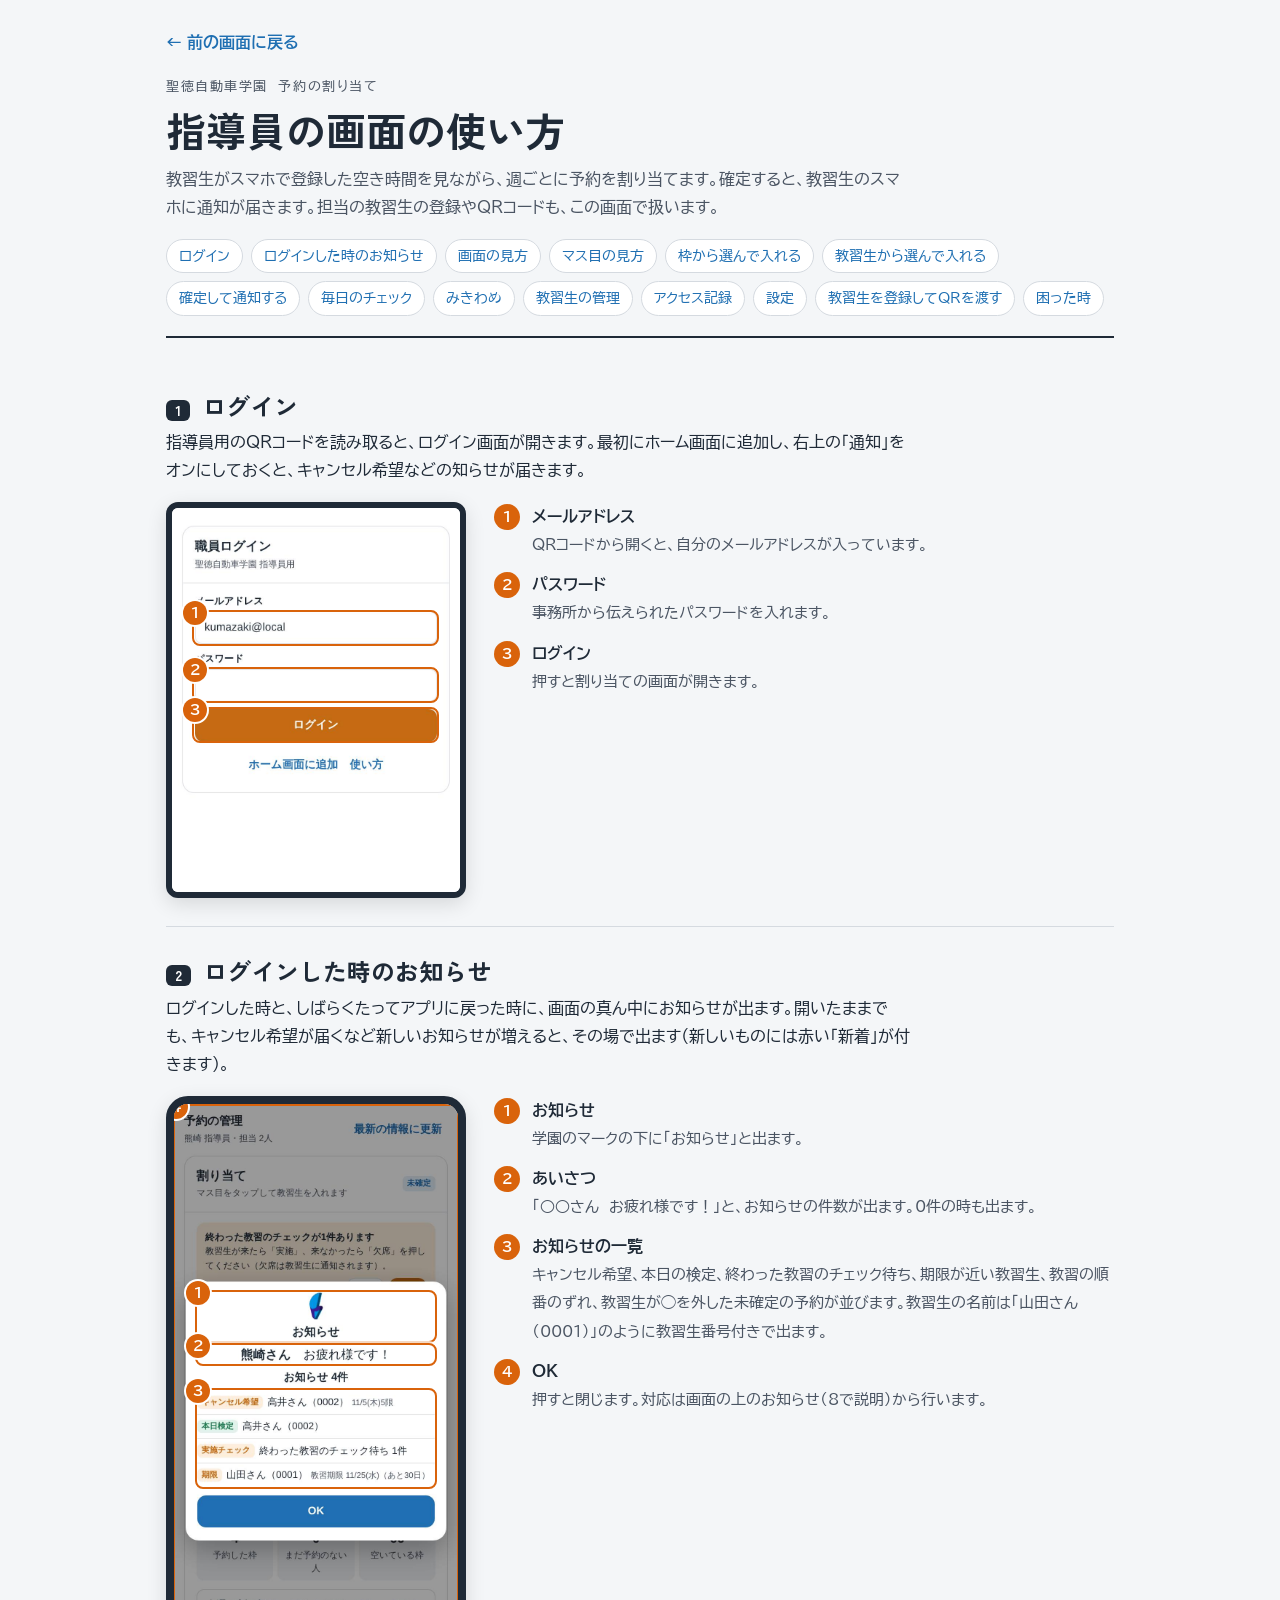
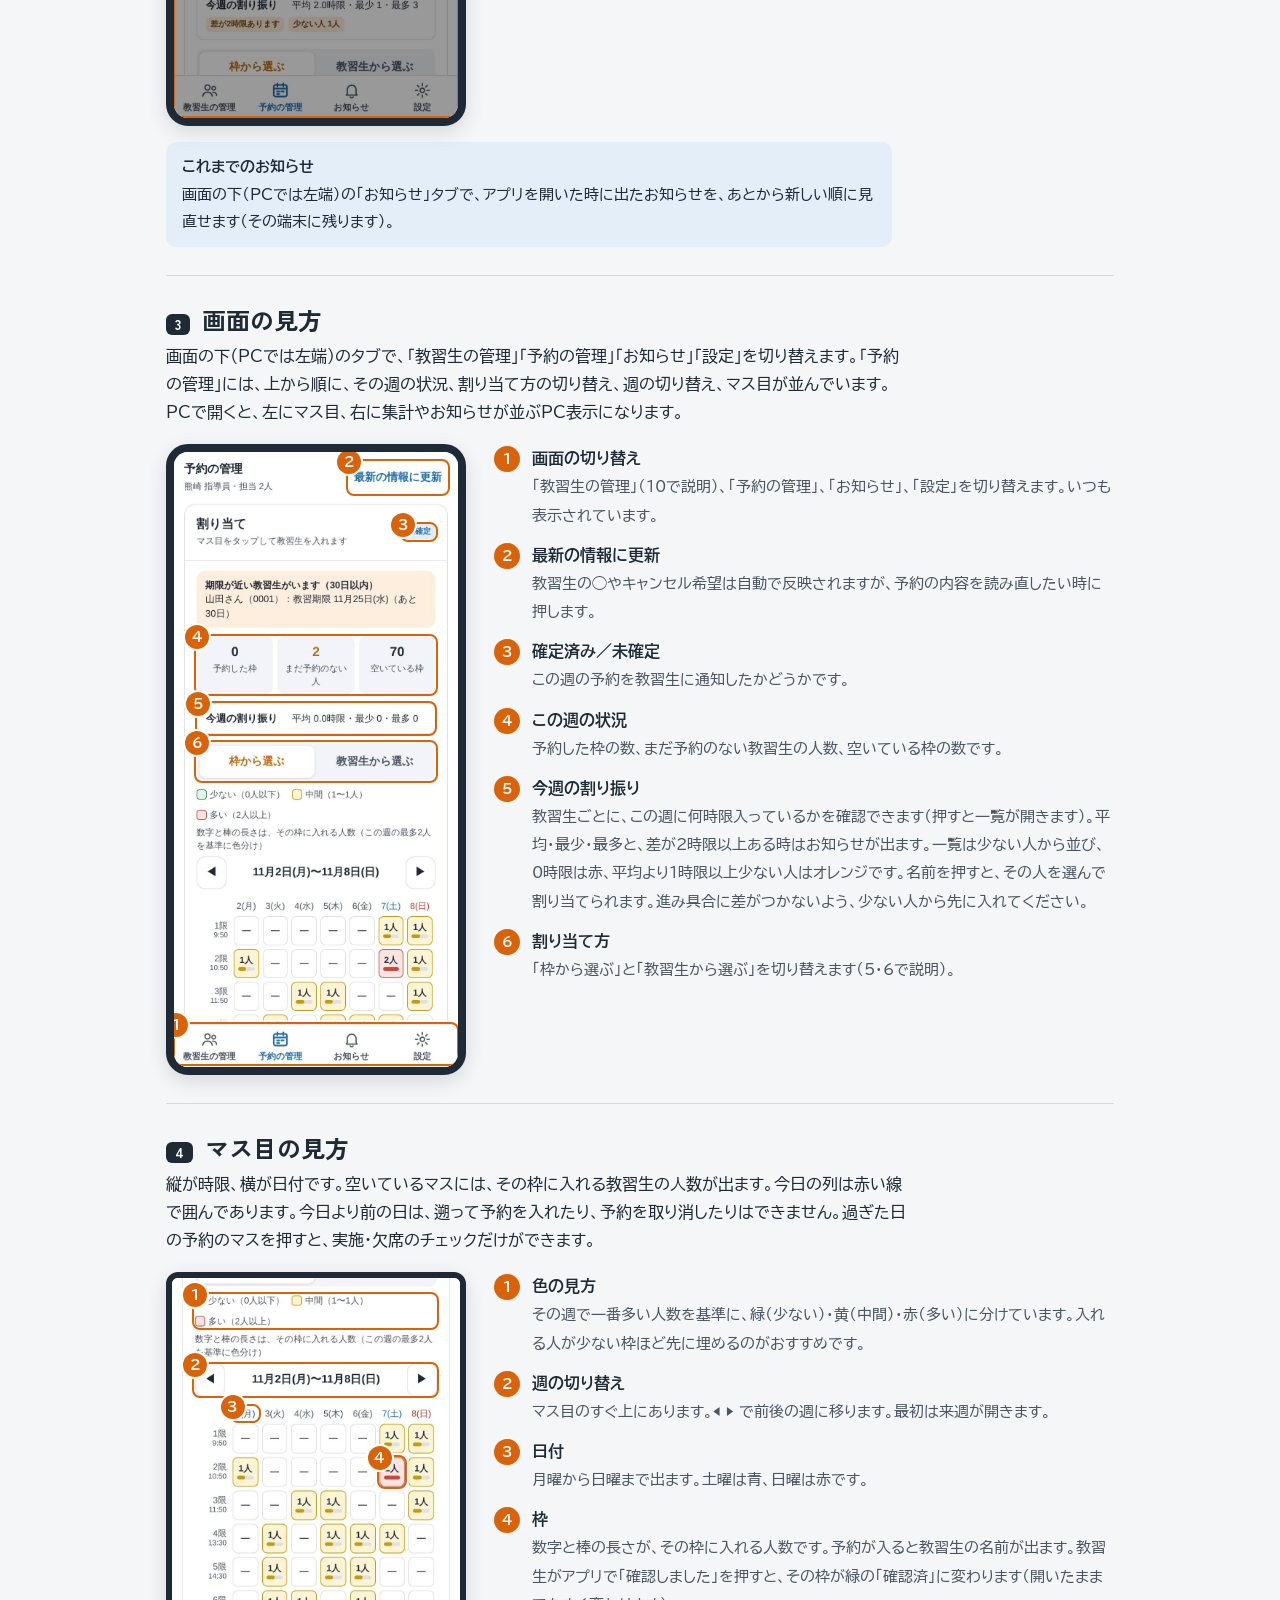
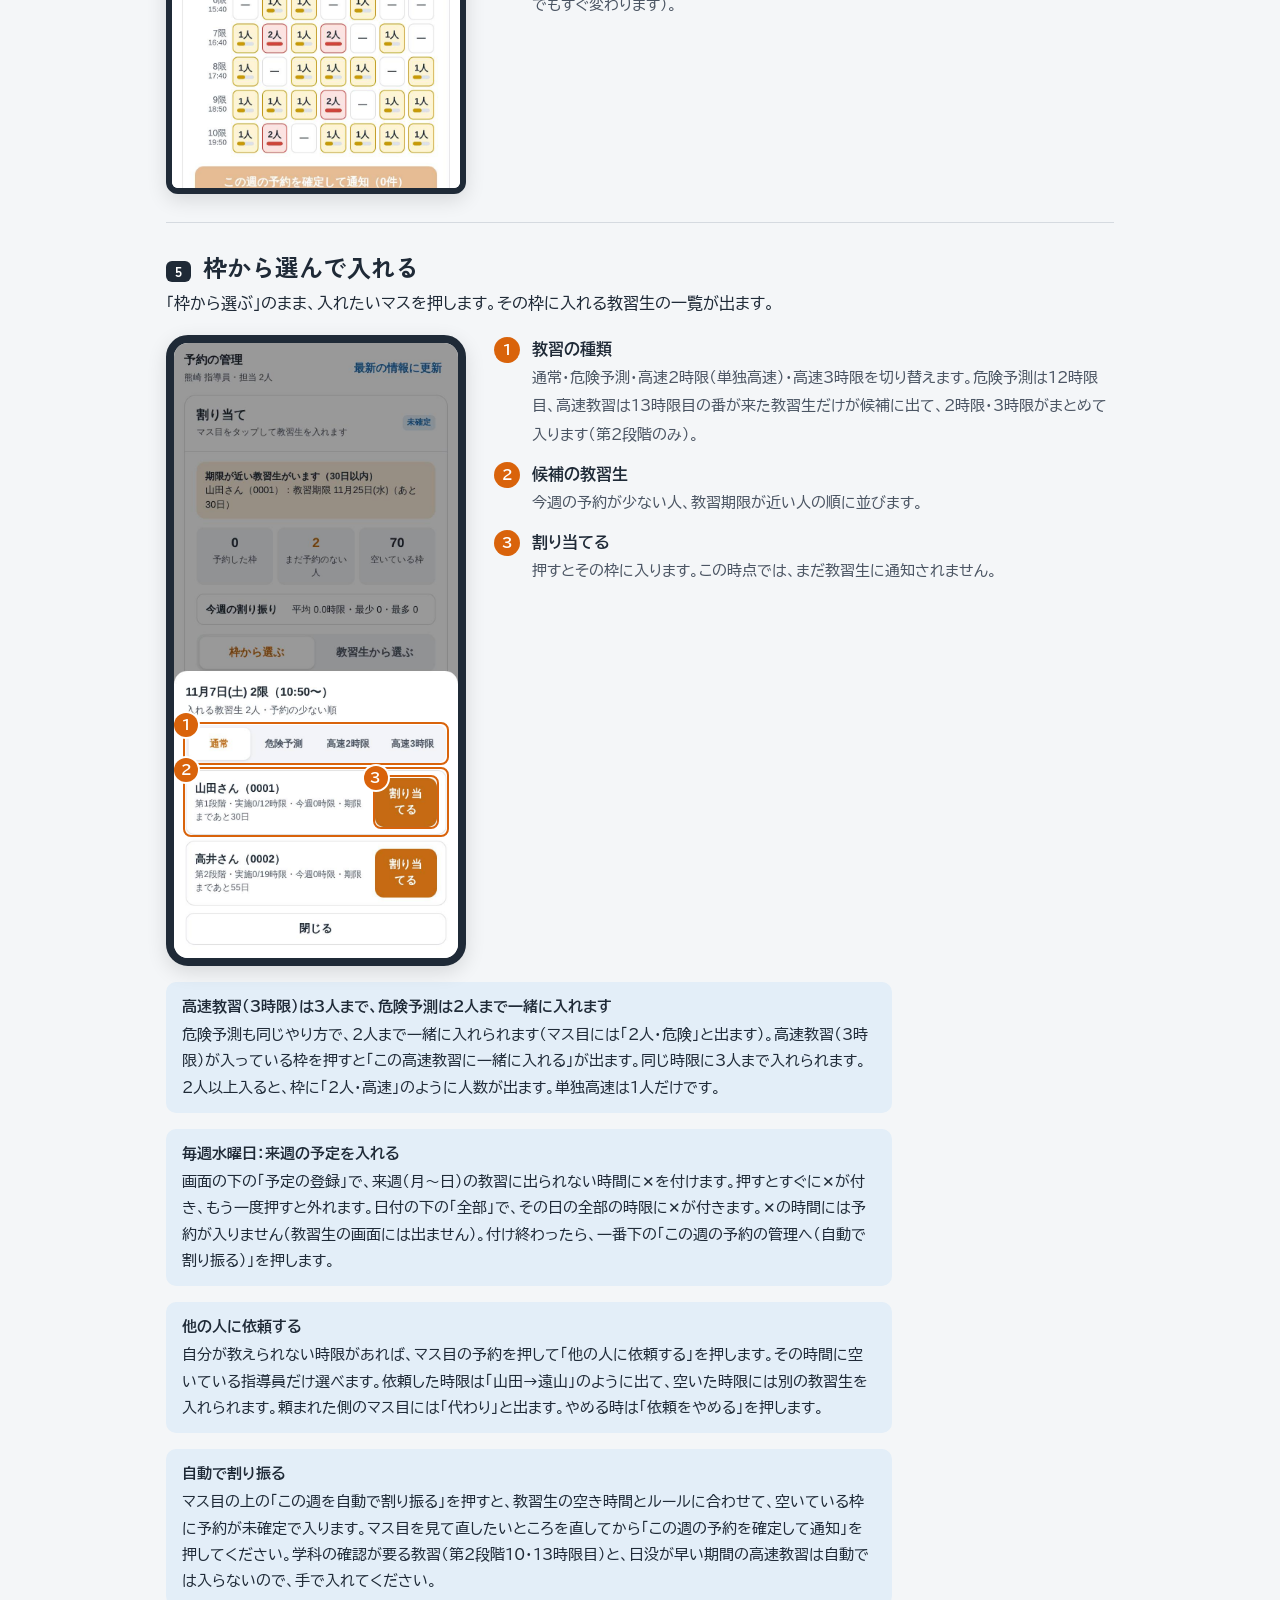
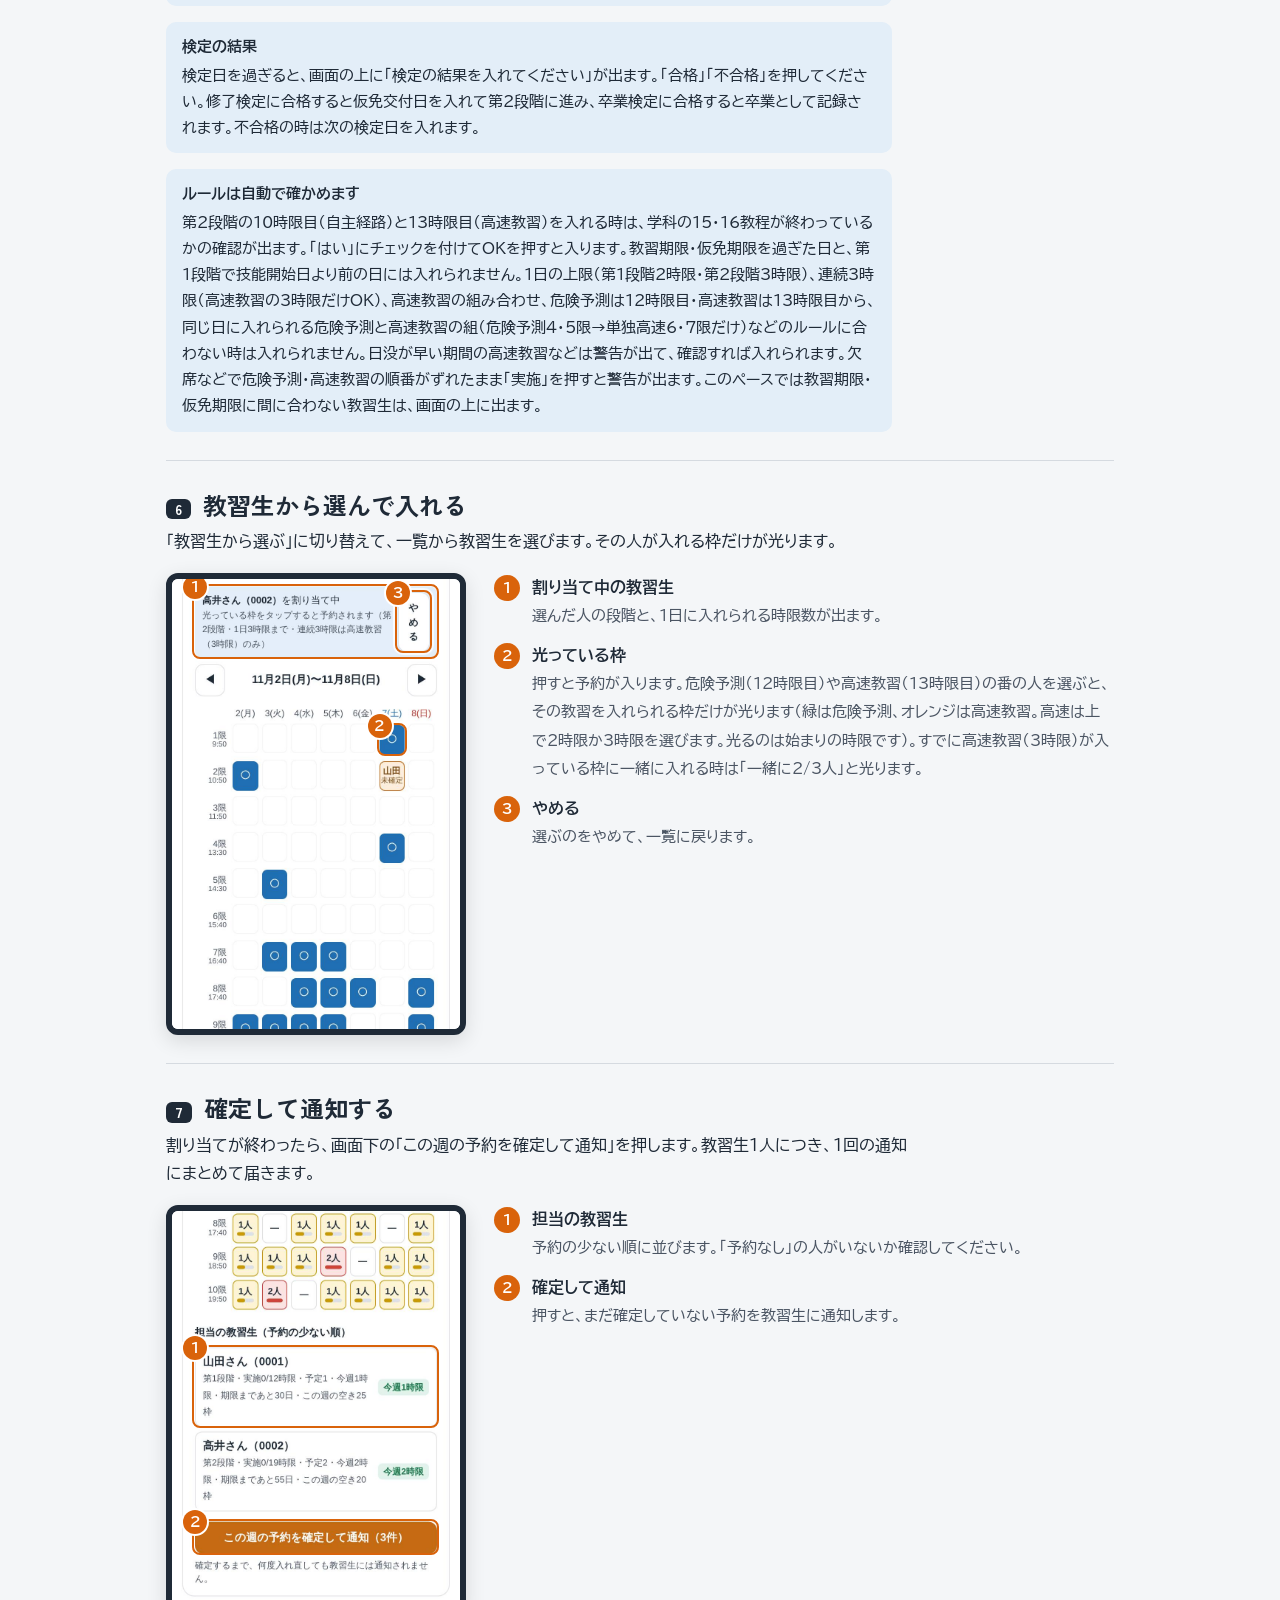
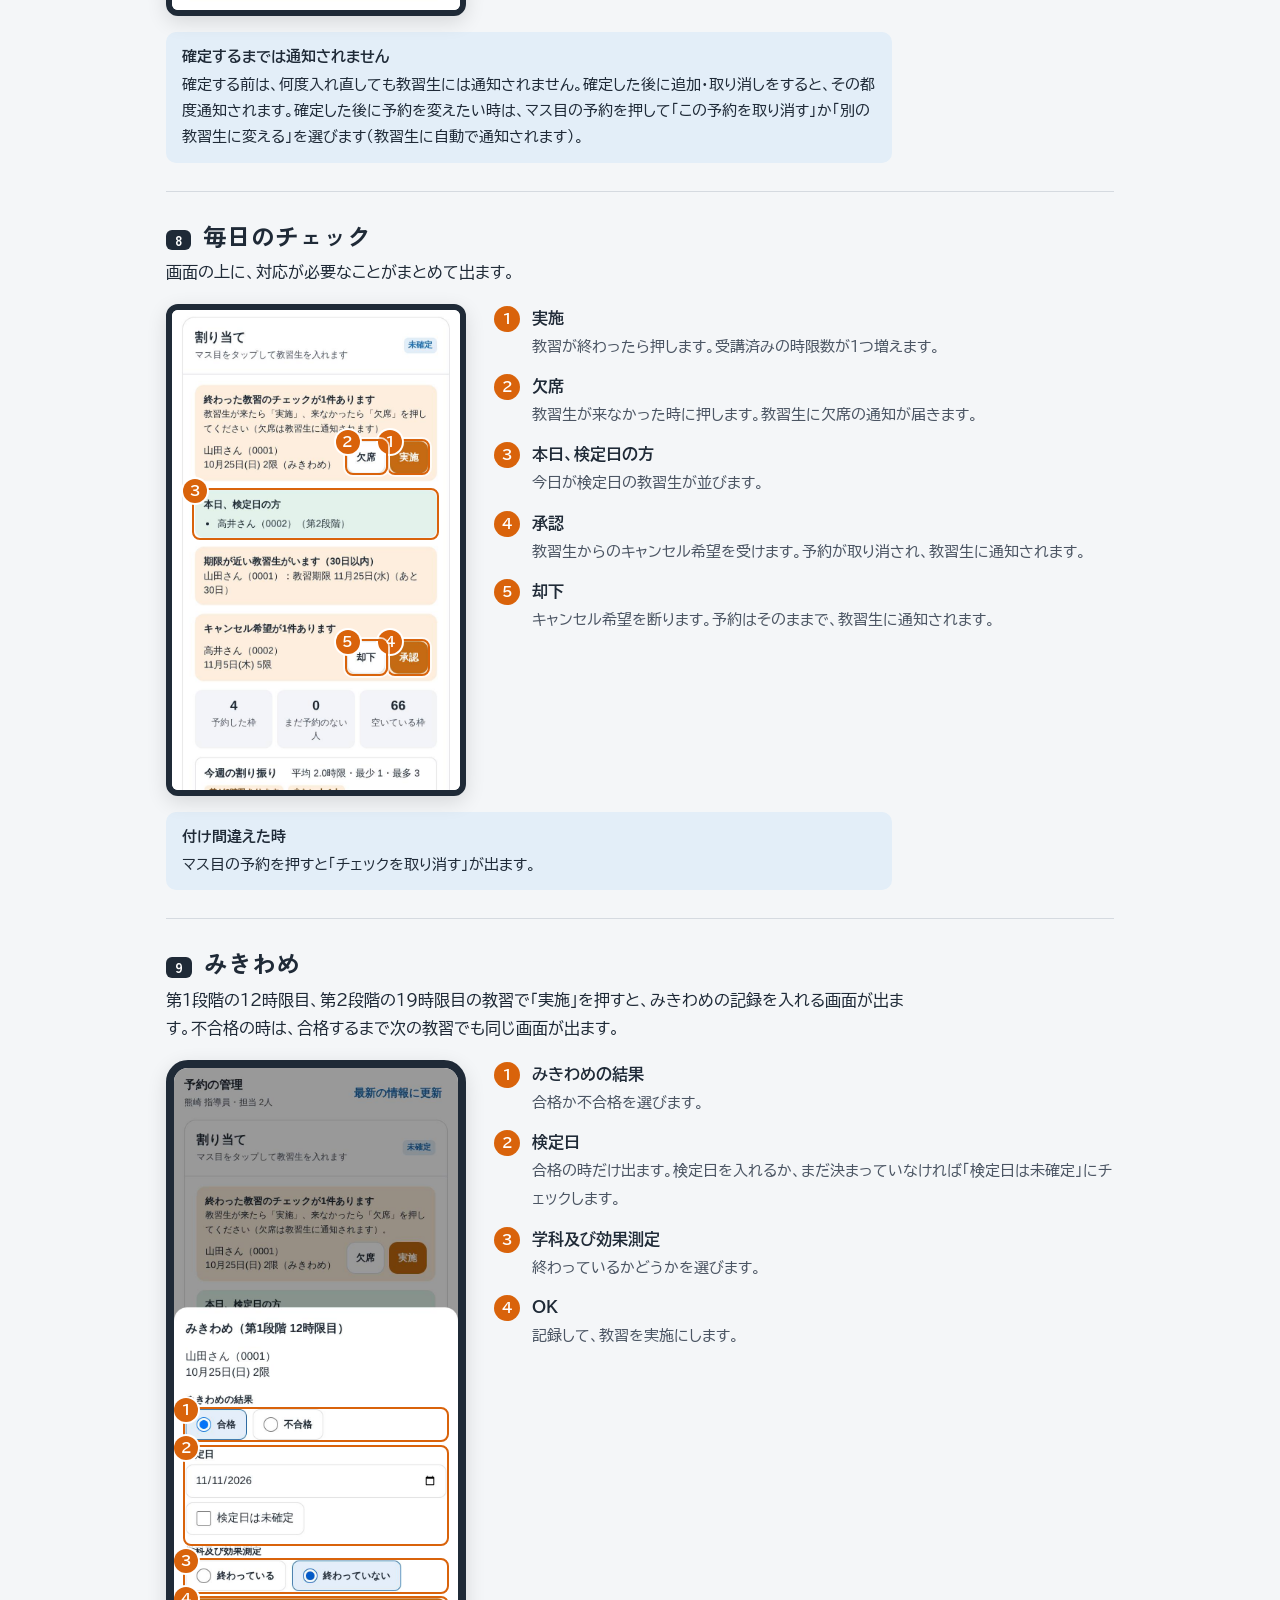
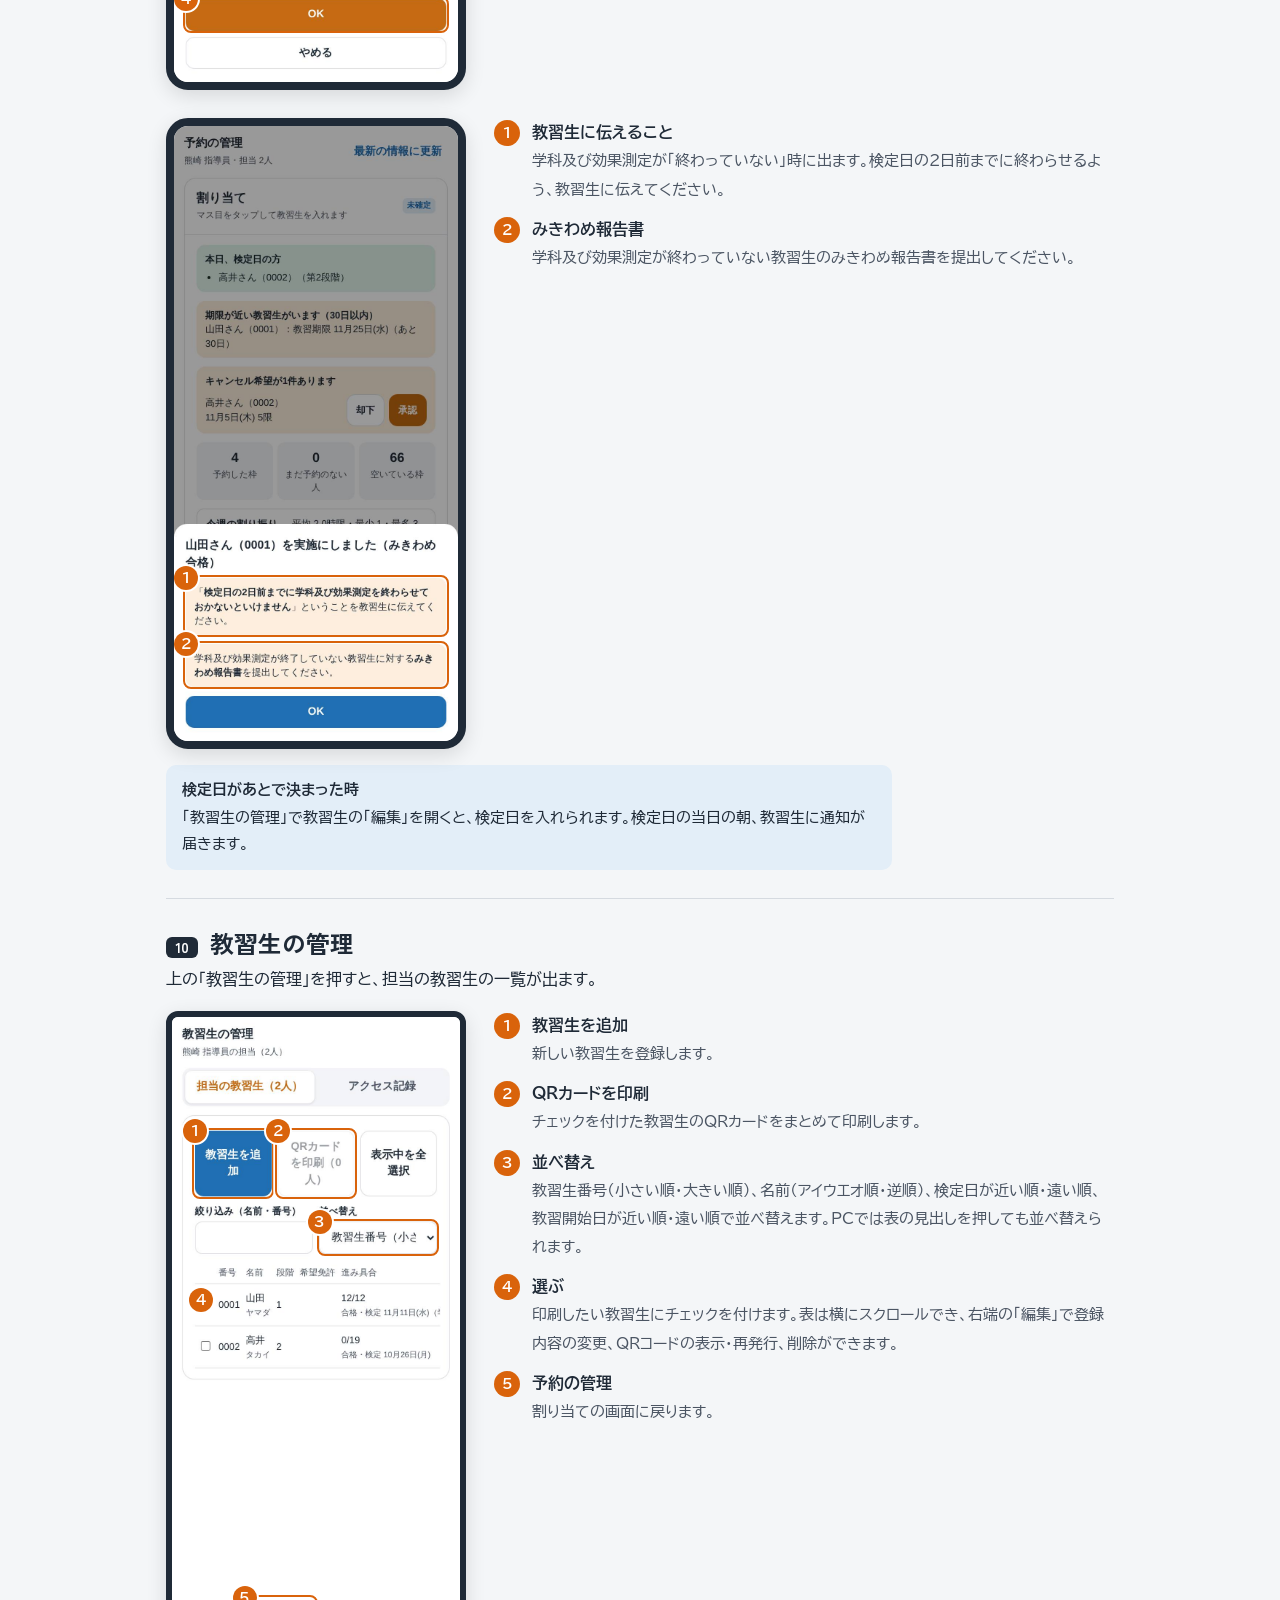
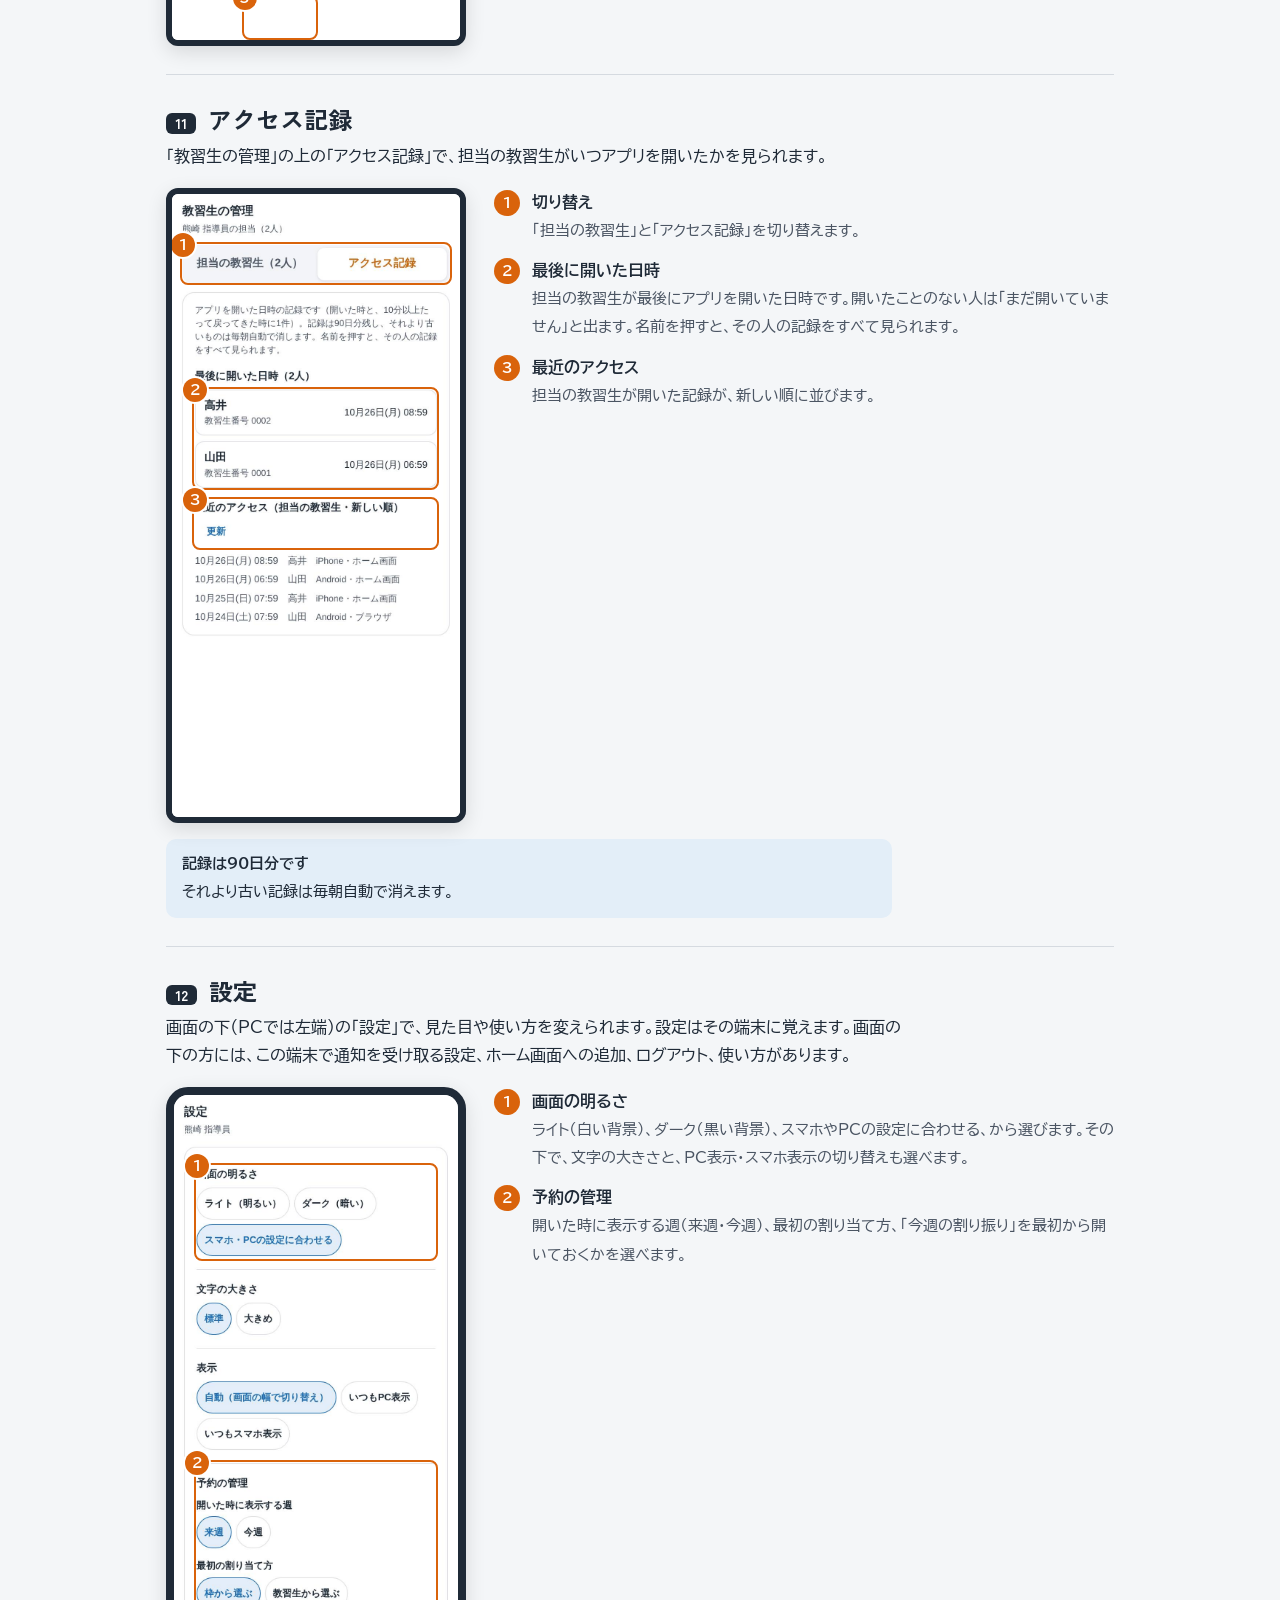
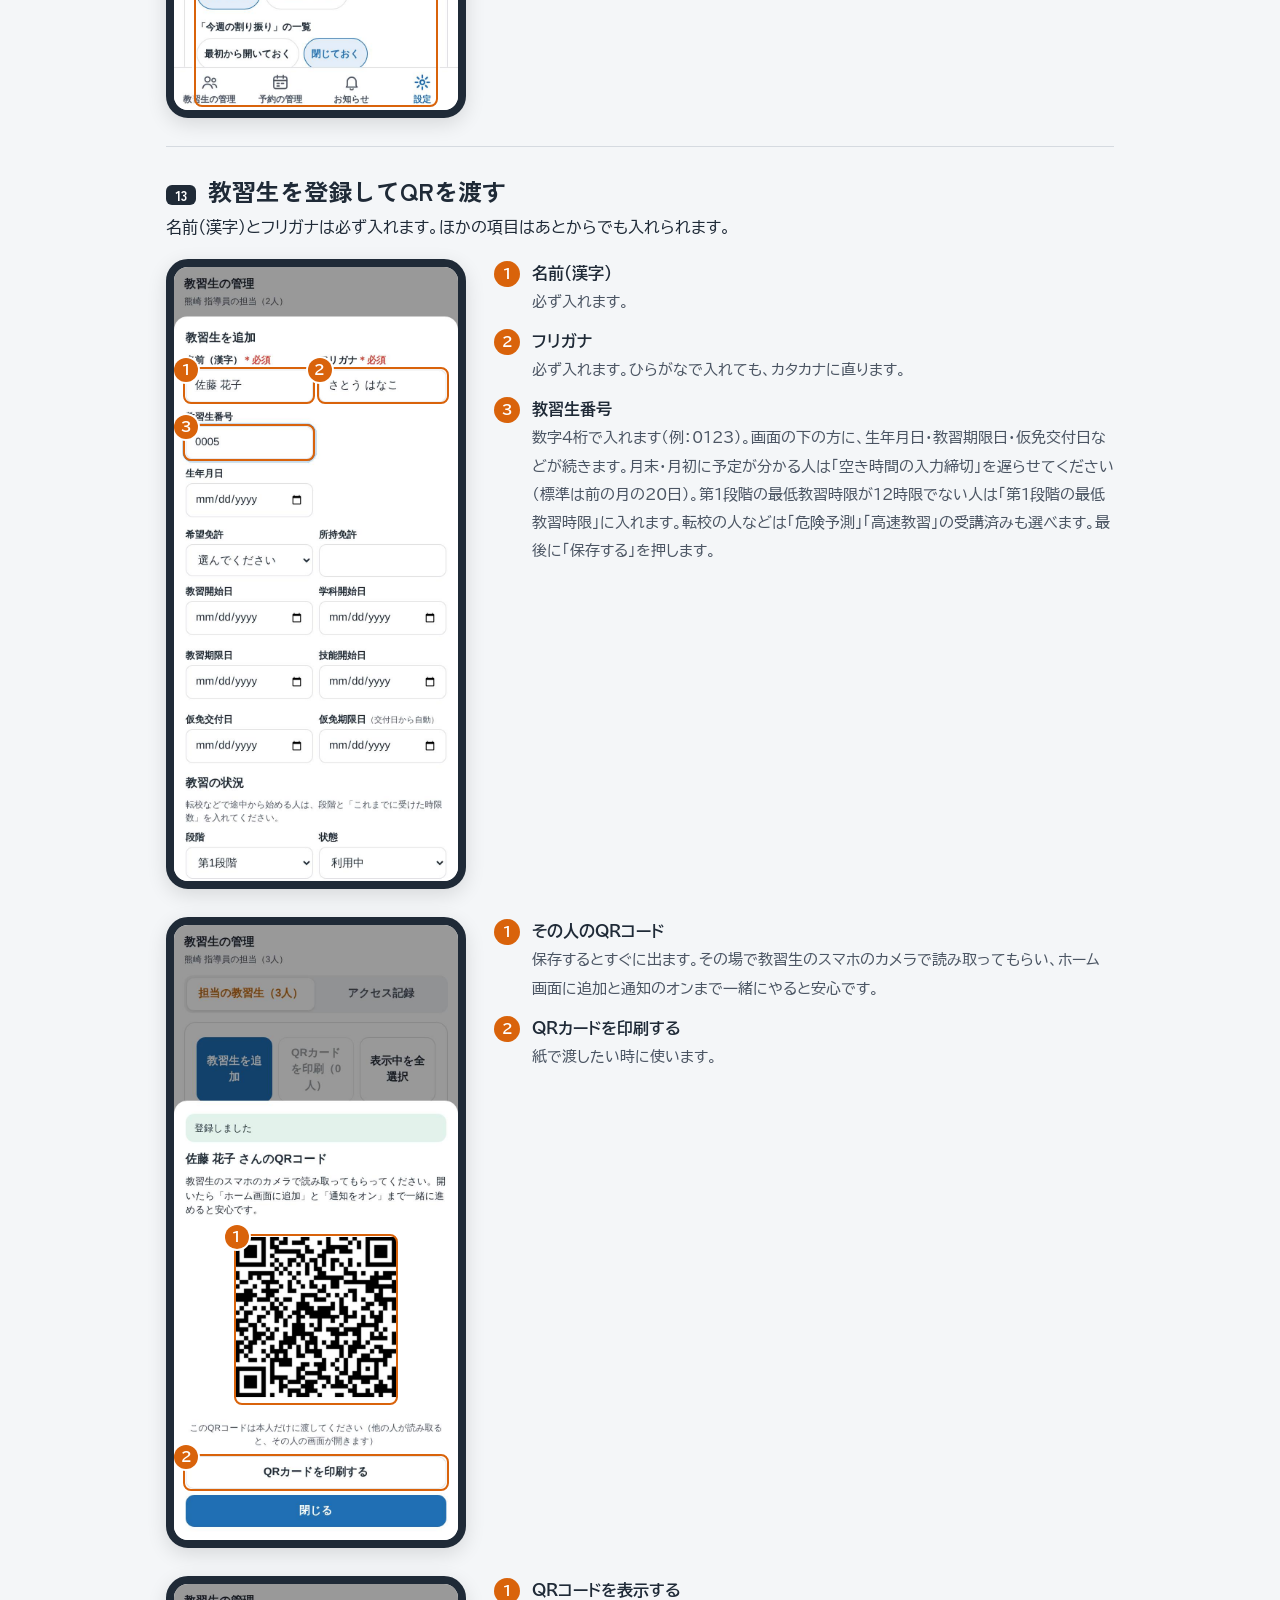
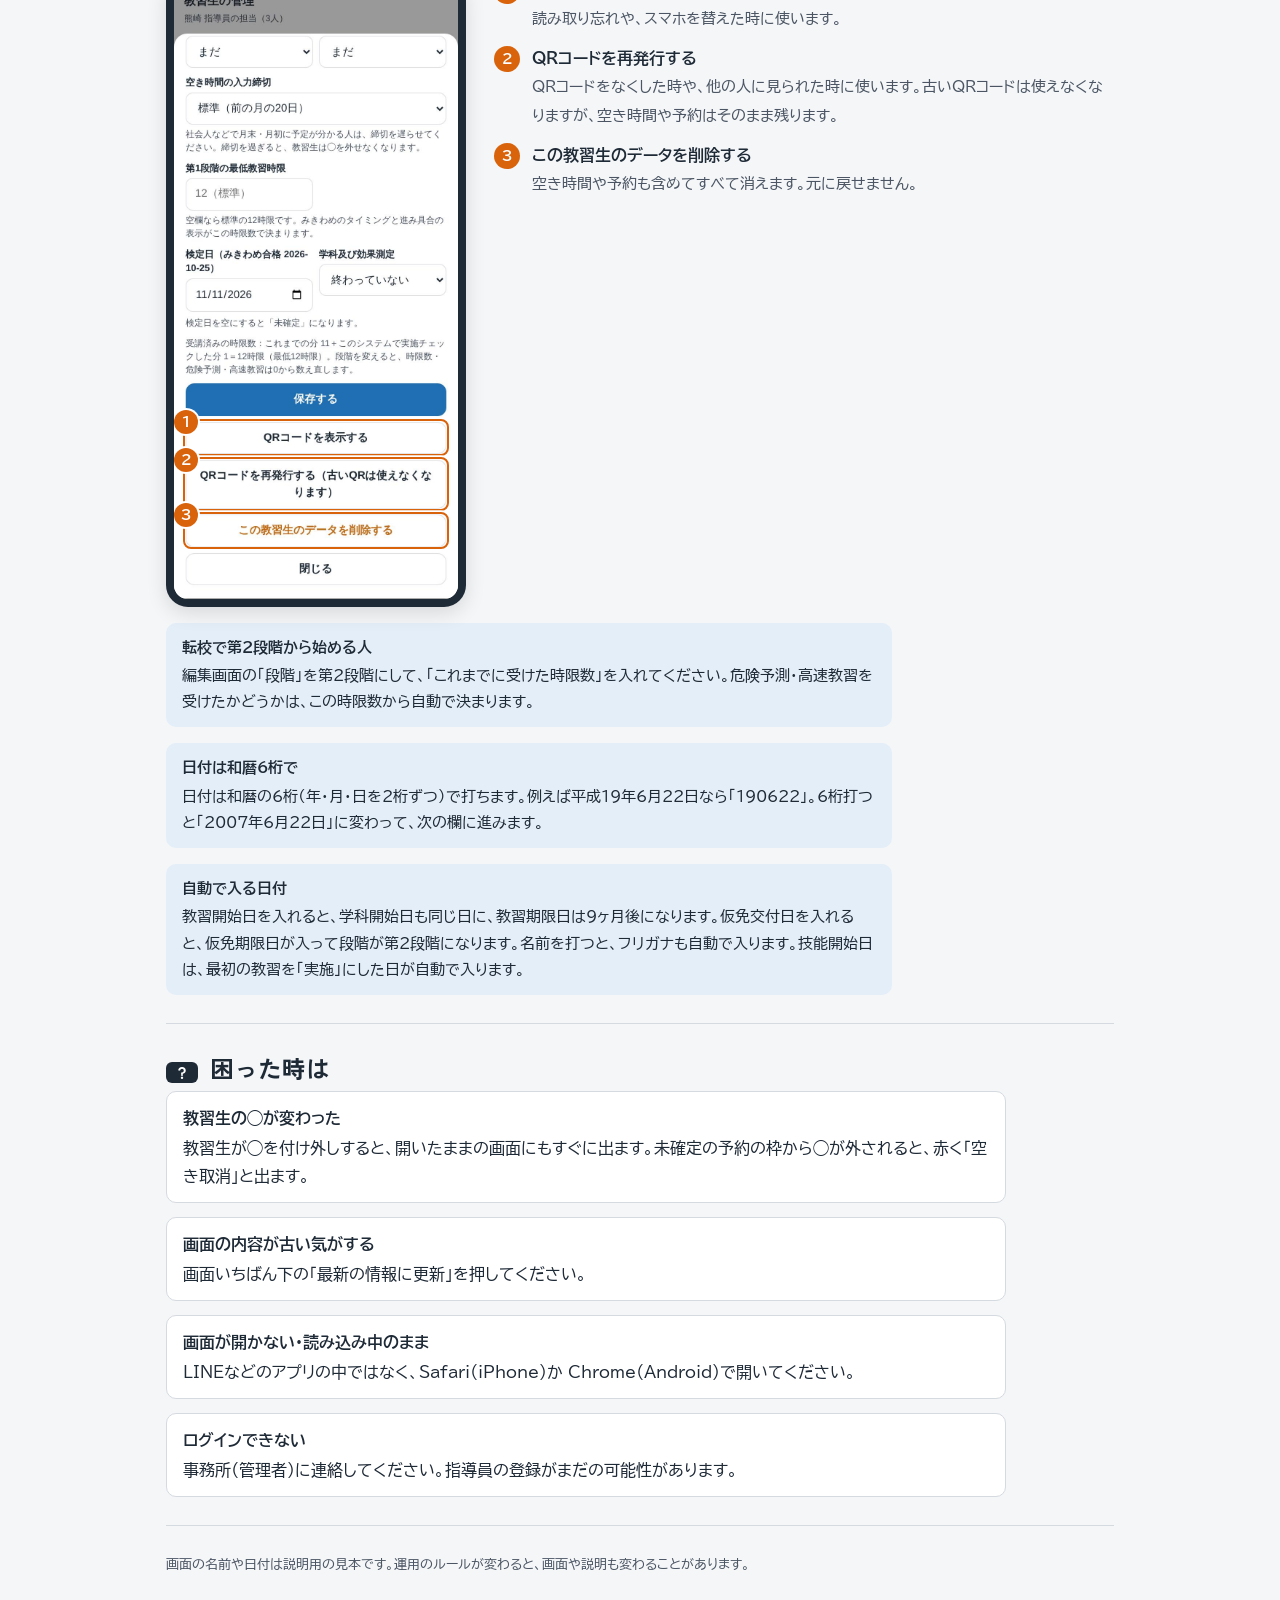
<file: guide-instructor.html>
<!doctype html><html lang="ja"><head><meta charset="utf-8"><meta name="viewport" content="width=device-width, initial-scale=1, viewport-fit=cover"><link rel="icon" href="icons/icon-192.png"><title>指導員の使い方ガイド</title>
<link rel="preconnect" href="https://fonts.googleapis.com"><link rel="preconnect" href="https://fonts.gstatic.com" crossorigin>
<link href="https://fonts.googleapis.com/css2?family=BIZ+UDPGothic:wght@400;700&family=Zen+Kaku+Gothic+New:wght@700&display=swap" rel="stylesheet">
<style>
:root{
  /* 学園の画面と同じ色：青（操作）・橙（注釈） */
  --bg:#F4F6F8; --paper:#FFFFFF; --ink:#1F2A37; --muted:#4B5563; --line:#D5DAE0;
  --blue:#1F6FB2; --blue-soft:#E3EEF8; --mark:#D9630B; --mark-soft:#FDEEDD; --frame:#1F2A37;
  --f-body:"BIZ UDPGothic","Hiragino Kaku Gothic ProN","Yu Gothic",Meiryo,sans-serif;
  --f-head:"Zen Kaku Gothic New","BIZ UDPGothic","Hiragino Kaku Gothic ProN",sans-serif;
}
@media (prefers-color-scheme: dark){:root:not([data-theme="light"]){--bg:#12171D;--paper:#1B222B;--ink:#E8ECF1;--muted:#A7B0BB;--line:#334050;--blue:#6AAEE6;--blue-soft:#1E3346;--mark:#F08A3C;--mark-soft:#3A2717;--frame:#0B0F14;color-scheme:dark}}
:root[data-theme="dark"]{--bg:#12171D;--paper:#1B222B;--ink:#E8ECF1;--muted:#A7B0BB;--line:#334050;--blue:#6AAEE6;--blue-soft:#1E3346;--mark:#F08A3C;--mark-soft:#3A2717;--frame:#0B0F14;color-scheme:dark}
*{box-sizing:border-box}
body{background:var(--bg);color:var(--ink);font-family:var(--f-body);font-size:16px;line-height:1.75;margin:0}
.wrap{max-width:980px;margin:0 auto;padding-inline:16px;padding-block:28px 64px}
header.cover{padding-block:8px 20px;border-bottom:2px solid var(--ink);margin-bottom:24px}
.eyebrow{font-size:13px;letter-spacing:.12em;color:var(--muted)}
h1{font-family:var(--f-head);font-size:clamp(28px,5vw,40px);line-height:1.25;margin:6px 0 10px;text-wrap:balance}
.lead{max-width:62ch;margin:0;color:var(--muted)}
nav.toc{display:flex;flex-wrap:wrap;gap:8px;margin:18px 0 0}
nav.toc a{font-size:14px;color:var(--blue);text-decoration:none;border:1px solid var(--line);background:var(--paper);border-radius:999px;padding:4px 12px}
nav.toc a:hover,nav.toc a:focus-visible{border-color:var(--blue);outline:none}
section.step{padding-block:28px;border-bottom:1px solid var(--line)}
section.step h2{font-family:var(--f-head);font-size:24px;line-height:1.35;margin:0 0 6px;text-wrap:balance;display:flex;gap:12px;align-items:baseline}
section.step h2 .no{font-size:14px;color:var(--paper);background:var(--ink);border-radius:6px;padding:1px 9px;flex:none;font-variant-numeric:tabular-nums}
section.step>p{max-width:62ch;margin:0 0 16px}
.fig{display:grid;grid-template-columns:minmax(0,300px) minmax(0,1fr);gap:28px;align-items:start;margin-top:18px}
.fig+.fig{margin-top:28px}
@media (max-width:700px){.fig{grid-template-columns:minmax(0,1fr)}.phone{max-width:320px;margin:0 auto}}
.phone{position:relative;border:8px solid var(--frame);border-radius:22px;overflow:hidden;background:#fff;box-shadow:0 6px 20px rgba(0,0,0,.12)}
.phone.part{border-radius:12px;border-width:6px}
.phone img{display:block;width:100%;height:auto}
.mk{position:absolute;border:2.5px solid var(--mark);border-radius:8px;box-shadow:0 0 0 2px rgba(255,255,255,.75)}
.mk b{position:absolute;left:-11px;top:-11px;width:24px;height:24px;border-radius:50%;background:var(--mark);color:#fff;font:700 14px/24px var(--f-body);text-align:center;box-shadow:0 0 0 2px #fff}
ol.notes{list-style:none;margin:0;padding:0;display:grid;gap:12px;min-width:0}
ol.notes li{display:grid;grid-template-columns:28px minmax(0,1fr);gap:10px;align-items:start}
ol.notes li>b{width:26px;height:26px;border-radius:50%;background:var(--mark);color:#fff;font:700 14px/26px var(--f-body);text-align:center;margin-top:2px}
ol.notes li strong{display:block}
ol.notes li span{color:var(--muted);font-size:15px}
.tip{background:var(--blue-soft);border-radius:10px;padding:12px 16px;margin-top:16px;max-width:66ch;font-size:15px}
.tip.warn{background:var(--mark-soft)}
.tip b{display:block;margin-bottom:2px}
.faq{display:grid;gap:14px;max-width:70ch}
.faq div{background:var(--paper);border:1px solid var(--line);border-radius:10px;padding:12px 16px}
.faq strong{display:block;margin-bottom:2px}
.tel{font-variant-numeric:tabular-nums;font-weight:700;letter-spacing:.04em;user-select:all}
footer{margin-top:28px;font-size:13px;color:var(--muted)}
@media print{body{background:#fff}.phone{box-shadow:none}section.step{break-inside:avoid-page}nav.toc{display:none}}
</style>
<div class="wrap"><p style="margin:0 0 12px"><a href="javascript:history.back()" style="color:var(--blue);font-weight:700;text-decoration:none">← 前の画面に戻る</a></p><header class="cover"><div class="eyebrow">聖徳自動車学園　予約の割り当て</div><h1>指導員の画面の使い方</h1><p class="lead">教習生がスマホで登録した空き時間を見ながら、週ごとに予約を割り当てます。確定すると、教習生のスマホに通知が届きます。担当の教習生の登録やQRコードも、この画面で扱います。</p><nav class="toc" aria-label="目次"><a href="#s1">ログイン</a><a href="#s2">ログインした時のお知らせ</a><a href="#s3">画面の見方</a><a href="#s4">マス目の見方</a><a href="#s5">枠から選んで入れる</a><a href="#s6">教習生から選んで入れる</a><a href="#s7">確定して通知する</a><a href="#s8">毎日のチェック</a><a href="#s9">みきわめ</a><a href="#s10">教習生の管理</a><a href="#s11">アクセス記録</a><a href="#s12">設定</a><a href="#s13">教習生を登録してQRを渡す</a><a href="#faq">困った時</a></nav></header>
<section class="step" id="s1"><h2><span class="no">1</span>ログイン</h2><p>指導員用のQRコードを読み取ると、ログイン画面が開きます。最初にホーム画面に追加し、右上の「通知」をオンにしておくと、キャンセル希望などの知らせが届きます。</p><div class="fig"><div class="phone part"><img src="guide/i_login.jpg" alt="画面の例（メールアドレス、パスワード、ログイン）"><div class="mk" style="left:7.1%;top:26.43%;width:85.7%;height:9.36%"><b>1</b></div><div class="mk" style="left:7.1%;top:41.43%;width:85.7%;height:9.36%"><b>2</b></div><div class="mk" style="left:7.1%;top:51.91%;width:85.7%;height:9.36%"><b>3</b></div></div><ol class="notes"><li><b>1</b><div><strong>メールアドレス</strong><span>QRコードから開くと、自分のメールアドレスが入っています。</span></div></li><li><b>2</b><div><strong>パスワード</strong><span>事務所から伝えられたパスワードを入れます。</span></div></li><li><b>3</b><div><strong>ログイン</strong><span>押すと割り当ての画面が開きます。</span></div></li></ol></div></section><section class="step" id="s2"><h2><span class="no">2</span>ログインした時のお知らせ</h2><p>ログインした時と、しばらくたってアプリに戻った時に、画面の真ん中にお知らせが出ます。開いたままでも、キャンセル希望が届くなど新しいお知らせが増えると、その場で出ます（新しいものには赤い「新着」が付きます）。</p><div class="fig"><div class="phone"><img src="guide/i_notice.jpg" alt="画面の例（お知らせ、あいさつ、お知らせの一覧、OK）"><div class="mk" style="left:7.4%;top:30.36%;width:85.2%;height:8.62%"><b>1</b></div><div class="mk" style="left:7.4%;top:38.90%;width:85.2%;height:3.82%"><b>2</b></div><div class="mk" style="left:7.4%;top:46.24%;width:85.2%;height:16.46%"><b>3</b></div><div class="mk" style="left:-0.3%;top:0.10%;width:100.6%;height:99.80%"><b>4</b></div></div><ol class="notes"><li><b>1</b><div><strong>お知らせ</strong><span>学園のマークの下に「お知らせ」と出ます。</span></div></li><li><b>2</b><div><strong>あいさつ</strong><span>「○○さん　お疲れ様です！」と、お知らせの件数が出ます。0件の時も出ます。</span></div></li><li><b>3</b><div><strong>お知らせの一覧</strong><span>キャンセル希望、本日の検定、終わった教習のチェック待ち、期限が近い教習生、教習の順番のずれ、教習生が◯を外した未確定の予約が並びます。教習生の名前は「山田さん（0001）」のように教習生番号付きで出ます。</span></div></li><li><b>4</b><div><strong>OK</strong><span>押すと閉じます。対応は画面の上のお知らせ（8で説明）から行います。</span></div></li></ol></div><div class="tip"><b>これまでのお知らせ</b>画面の下（PCでは左端）の「お知らせ」タブで、アプリを開いた時に出たお知らせを、あとから新しい順に見直せます（その端末に残ります）。</div></section><section class="step" id="s3"><h2><span class="no">3</span>画面の見方</h2><p>画面の下（PCでは左端）のタブで、「教習生の管理」「予約の管理」「お知らせ」「設定」を切り替えます。「予約の管理」には、上から順に、その週の状況、割り当て方の切り替え、週の切り替え、マス目が並んでいます。PCで開くと、左にマス目、右に集計やお知らせが並ぶPC表示になります。</p><div class="fig"><div class="phone"><img src="guide/i_top.jpg" alt="画面の例（画面の切り替え、最新の情報に更新、確定済み／未確定、この週の状況、今週の割り振り、割り当て方）"><div class="mk" style="left:-0.3%;top:92.73%;width:100.6%;height:7.17%"><b>1</b></div><div class="mk" style="left:60.6%;top:1.17%;width:36.7%;height:6.01%"><b>2</b></div><div class="mk" style="left:79.7%;top:11.36%;width:13.1%;height:3.23%"><b>3</b></div><div class="mk" style="left:7.1%;top:29.58%;width:85.7%;height:10.16%"><b>4</b></div><div class="mk" style="left:7.4%;top:40.48%;width:85.2%;height:5.66%"><b>5</b></div><div class="mk" style="left:7.1%;top:46.87%;width:85.7%;height:6.96%"><b>6</b></div></div><ol class="notes"><li><b>1</b><div><strong>画面の切り替え</strong><span>「教習生の管理」（10で説明）、「予約の管理」、「お知らせ」、「設定」を切り替えます。いつも表示されています。</span></div></li><li><b>2</b><div><strong>最新の情報に更新</strong><span>教習生の◯やキャンセル希望は自動で反映されますが、予約の内容を読み直したい時に押します。</span></div></li><li><b>3</b><div><strong>確定済み／未確定</strong><span>この週の予約を教習生に通知したかどうかです。</span></div></li><li><b>4</b><div><strong>この週の状況</strong><span>予約した枠の数、まだ予約のない教習生の人数、空いている枠の数です。</span></div></li><li><b>5</b><div><strong>今週の割り振り</strong><span>教習生ごとに、この週に何時限入っているかを確認できます（押すと一覧が開きます）。平均・最少・最多と、差が2時限以上ある時はお知らせが出ます。一覧は少ない人から並び、0時限は赤、平均より1時限以上少ない人はオレンジです。名前を押すと、その人を選んで割り当てられます。進み具合に差がつかないよう、少ない人から先に入れてください。</span></div></li><li><b>6</b><div><strong>割り当て方</strong><span>「枠から選ぶ」と「教習生から選ぶ」を切り替えます（5・6で説明）。</span></div></li></ol></div></section><section class="step" id="s4"><h2><span class="no">4</span>マス目の見方</h2><p>縦が時限、横が日付です。空いているマスには、その枠に入れる教習生の人数が出ます。今日の列は赤い線で囲んであります。今日より前の日は、遡って予約を入れたり、予約を取り消したりはできません。過ぎた日の予約のマスを押すと、実施・欠席のチェックだけができます。</p><div class="fig"><div class="phone part"><img src="guide/i_grid.jpg" alt="画面の例（色の見方、週の切り替え、日付、枠）"><div class="mk" style="left:7.1%;top:2.72%;width:85.7%;height:7.47%"><b>1</b></div><div class="mk" style="left:7.1%;top:16.34%;width:85.7%;height:7.25%"><b>2</b></div><div class="mk" style="left:20.0%;top:24.67%;width:11.0%;height:3.70%"><b>3</b></div><div class="mk" style="left:71.1%;top:34.67%;width:10.5%;height:6.60%"><b>4</b></div></div><ol class="notes"><li><b>1</b><div><strong>色の見方</strong><span>その週で一番多い人数を基準に、緑（少ない）・黄（中間）・赤（多い）に分けています。入れる人が少ない枠ほど先に埋めるのがおすすめです。</span></div></li><li><b>2</b><div><strong>週の切り替え</strong><span>マス目のすぐ上にあります。◀ ▶ で前後の週に移ります。最初は来週が開きます。</span></div></li><li><b>3</b><div><strong>日付</strong><span>月曜から日曜まで出ます。土曜は青、日曜は赤です。</span></div></li><li><b>4</b><div><strong>枠</strong><span>数字と棒の長さが、その枠に入れる人数です。予約が入ると教習生の名前が出ます。教習生がアプリで「確認しました」を押すと、その枠が緑の「確認済」に変わります（開いたままでもすぐ変わります）。</span></div></li></ol></div></section><section class="step" id="s5"><h2><span class="no">5</span>枠から選んで入れる</h2><p>「枠から選ぶ」のまま、入れたいマスを押します。その枠に入れる教習生の一覧が出ます。</p><div class="fig"><div class="phone"><img src="guide/i_slot.jpg" alt="画面の例（教習の種類、候補の教習生、割り当てる）"><div class="mk" style="left:3.3%;top:61.63%;width:93.4%;height:6.96%"><b>1</b></div><div class="mk" style="left:3.3%;top:68.97%;width:93.4%;height:11.35%"><b>2</b></div><div class="mk" style="left:69.9%;top:70.28%;width:23.5%;height:8.74%"><b>3</b></div></div><ol class="notes"><li><b>1</b><div><strong>教習の種類</strong><span>通常・危険予測・高速2時限（単独高速）・高速3時限を切り替えます。危険予測は12時限目、高速教習は13時限目の番が来た教習生だけが候補に出て、2時限・3時限がまとめて入ります（第2段階のみ）。</span></div></li><li><b>2</b><div><strong>候補の教習生</strong><span>今週の予約が少ない人、教習期限が近い人の順に並びます。</span></div></li><li><b>3</b><div><strong>割り当てる</strong><span>押すとその枠に入ります。この時点では、まだ教習生に通知されません。</span></div></li></ol></div><div class="tip"><b>高速教習（3時限）は3人まで、危険予測は2人まで一緒に入れます</b>危険予測も同じやり方で、2人まで一緒に入れられます（マス目には「2人・危険」と出ます）。高速教習（3時限）が入っている枠を押すと「この高速教習に一緒に入れる」が出ます。同じ時限に3人まで入れられます。2人以上入ると、枠に「2人・高速」のように人数が出ます。単独高速は1人だけです。</div><div class="tip"><b>毎週水曜日：来週の予定を入れる</b>画面の下の「予定の登録」で、来週（月〜日）の教習に出られない時間に✕を付けます。押すとすぐに✕が付き、もう一度押すと外れます。日付の下の「全部」で、その日の全部の時限に✕が付きます。✕の時間には予約が入りません（教習生の画面には出ません）。付け終わったら、一番下の「この週の予約の管理へ（自動で割り振る）」を押します。</div><div class="tip"><b>他の人に依頼する</b>自分が教えられない時限があれば、マス目の予約を押して「他の人に依頼する」を押します。その時間に空いている指導員だけ選べます。依頼した時限は「山田→遠山」のように出て、空いた時限には別の教習生を入れられます。頼まれた側のマス目には「代わり」と出ます。やめる時は「依頼をやめる」を押します。</div><div class="tip"><b>自動で割り振る</b>マス目の上の「この週を自動で割り振る」を押すと、教習生の空き時間とルールに合わせて、空いている枠に予約が未確定で入ります。マス目を見て直したいところを直してから「この週の予約を確定して通知」を押してください。学科の確認が要る教習（第2段階10・13時限目）と、日没が早い期間の高速教習は自動では入らないので、手で入れてください。</div><div class="tip"><b>検定の結果</b>検定日を過ぎると、画面の上に「検定の結果を入れてください」が出ます。「合格」「不合格」を押してください。修了検定に合格すると仮免交付日を入れて第2段階に進み、卒業検定に合格すると卒業として記録されます。不合格の時は次の検定日を入れます。</div><div class="tip"><b>ルールは自動で確かめます</b>第2段階の10時限目（自主経路）と13時限目（高速教習）を入れる時は、学科の15・16教程が終わっているかの確認が出ます。「はい」にチェックを付けてOKを押すと入ります。教習期限・仮免期限を過ぎた日と、第1段階で技能開始日より前の日には入れられません。1日の上限（第1段階2時限・第2段階3時限）、連続3時限（高速教習の3時限だけOK）、高速教習の組み合わせ、危険予測は12時限目・高速教習は13時限目から、同じ日に入れられる危険予測と高速教習の組（危険予測4・5限→単独高速6・7限だけ）などのルールに合わない時は入れられません。日没が早い期間の高速教習などは警告が出て、確認すれば入れられます。欠席などで危険予測・高速教習の順番がずれたまま「実施」を押すと警告が出ます。このペースでは教習期限・仮免期限に間に合わない教習生は、画面の上に出ます。</div></section><section class="step" id="s6"><h2><span class="no">6</span>教習生から選んで入れる</h2><p>「教習生から選ぶ」に切り替えて、一覧から教習生を選びます。その人が入れる枠だけが光ります。</p><div class="fig"><div class="phone part"><img src="guide/i_pick.jpg" alt="画面の例（割り当て中の教習生、光っている枠、やめる）"><div class="mk" style="left:7.1%;top:1.24%;width:85.7%;height:16.62%"><b>1</b></div><div class="mk" style="left:71.1%;top:32.06%;width:10.5%;height:7.36%"><b>2</b></div><div class="mk" style="left:77.6%;top:2.55%;width:12.7%;height:14.00%"><b>3</b></div></div><ol class="notes"><li><b>1</b><div><strong>割り当て中の教習生</strong><span>選んだ人の段階と、1日に入れられる時限数が出ます。</span></div></li><li><b>2</b><div><strong>光っている枠</strong><span>押すと予約が入ります。危険予測（12時限目）や高速教習（13時限目）の番の人を選ぶと、その教習を入れられる枠だけが光ります（緑は危険予測、オレンジは高速教習。高速は上で2時限か3時限を選びます。光るのは始まりの時限です）。すでに高速教習（3時限）が入っている枠に一緒に入れる時は「一緒に2/3人」と光ります。</span></div></li><li><b>3</b><div><strong>やめる</strong><span>選ぶのをやめて、一覧に戻ります。</span></div></li></ol></div></section><section class="step" id="s7"><h2><span class="no">7</span>確定して通知する</h2><p>割り当てが終わったら、画面下の「この週の予約を確定して通知」を押します。教習生1人につき、1回の通知にまとめて届きます。</p><div class="fig"><div class="phone part"><img src="guide/i_confirm.jpg" alt="画面の例（担当の教習生、確定して通知）"><div class="mk" style="left:7.1%;top:33.67%;width:85.7%;height:20.80%"><b>1</b></div><div class="mk" style="left:7.1%;top:77.38%;width:85.7%;height:9.04%"><b>2</b></div></div><ol class="notes"><li><b>1</b><div><strong>担当の教習生</strong><span>予約の少ない順に並びます。「予約なし」の人がいないか確認してください。</span></div></li><li><b>2</b><div><strong>確定して通知</strong><span>押すと、まだ確定していない予約を教習生に通知します。</span></div></li></ol></div><div class="tip"><b>確定するまでは通知されません</b>確定する前は、何度入れ直しても教習生には通知されません。確定した後に追加・取り消しをすると、その都度通知されます。確定した後に予約を変えたい時は、マス目の予約を押して「この予約を取り消す」か「別の教習生に変える」を選びます（教習生に自動で通知されます）。</div></section><section class="step" id="s8"><h2><span class="no">8</span>毎日のチェック</h2><p>画面の上に、対応が必要なことがまとめて出ます。</p><div class="fig"><div class="phone part"><img src="guide/i_alerts.jpg" alt="画面の例（実施、欠席、本日、検定日の方、承認、却下）"><div class="mk" style="left:74.8%;top:26.91%;width:14.9%;height:7.57%"><b>1</b></div><div class="mk" style="left:60.0%;top:26.91%;width:14.9%;height:7.57%"><b>2</b></div><div class="mk" style="left:7.1%;top:37.06%;width:85.7%;height:10.80%"><b>3</b></div><div class="mk" style="left:74.8%;top:68.60%;width:14.9%;height:7.57%"><b>4</b></div><div class="mk" style="left:60.0%;top:68.60%;width:14.9%;height:7.57%"><b>5</b></div></div><ol class="notes"><li><b>1</b><div><strong>実施</strong><span>教習が終わったら押します。受講済みの時限数が1つ増えます。</span></div></li><li><b>2</b><div><strong>欠席</strong><span>教習生が来なかった時に押します。教習生に欠席の通知が届きます。</span></div></li><li><b>3</b><div><strong>本日、検定日の方</strong><span>今日が検定日の教習生が並びます。</span></div></li><li><b>4</b><div><strong>承認</strong><span>教習生からのキャンセル希望を受けます。予約が取り消され、教習生に通知されます。</span></div></li><li><b>5</b><div><strong>却下</strong><span>キャンセル希望を断ります。予約はそのままで、教習生に通知されます。</span></div></li></ol></div><div class="tip"><b>付け間違えた時</b>マス目の予約を押すと「チェックを取り消す」が出ます。</div></section><section class="step" id="s9"><h2><span class="no">9</span>みきわめ</h2><p>第1段階の12時限目、第2段階の19時限目の教習で「実施」を押すと、みきわめの記録を入れる画面が出ます。不合格の時は、合格するまで次の教習でも同じ画面が出ます。</p><div class="fig"><div class="phone"><img src="guide/i_mk.jpg" alt="画面の例（みきわめの結果、検定日、学科及び効果測定、OK）"><div class="mk" style="left:3.3%;top:55.17%;width:93.4%;height:5.78%"><b>1</b></div><div class="mk" style="left:3.3%;top:61.33%;width:93.4%;height:16.50%"><b>2</b></div><div class="mk" style="left:3.3%;top:79.81%;width:93.4%;height:5.78%"><b>3</b></div><div class="mk" style="left:3.3%;top:85.97%;width:93.4%;height:6.07%"><b>4</b></div></div><ol class="notes"><li><b>1</b><div><strong>みきわめの結果</strong><span>合格か不合格を選びます。</span></div></li><li><b>2</b><div><strong>検定日</strong><span>合格の時だけ出ます。検定日を入れるか、まだ決まっていなければ「検定日は未確定」にチェックします。</span></div></li><li><b>3</b><div><strong>学科及び効果測定</strong><span>終わっているかどうかを選びます。</span></div></li><li><b>4</b><div><strong>OK</strong><span>記録して、教習を実施にします。</span></div></li></ol></div><div class="fig"><div class="phone"><img src="guide/i_mk2.jpg" alt="画面の例（教習生に伝えること、みきわめ報告書）"><div class="mk" style="left:3.3%;top:73.06%;width:93.4%;height:10.10%"><b>1</b></div><div class="mk" style="left:3.3%;top:83.78%;width:93.4%;height:7.79%"><b>2</b></div></div><ol class="notes"><li><b>1</b><div><strong>教習生に伝えること</strong><span>学科及び効果測定が「終わっていない」時に出ます。検定日の2日前までに終わらせるよう、教習生に伝えてください。</span></div></li><li><b>2</b><div><strong>みきわめ報告書</strong><span>学科及び効果測定が終わっていない教習生のみきわめ報告書を提出してください。</span></div></li></ol></div><div class="tip"><b>検定日があとで決まった時</b>「教習生の管理」で教習生の「編集」を開くと、検定日を入れられます。検定日の当日の朝、教習生に通知が届きます。</div></section><section class="step" id="s10"><h2><span class="no">10</span>教習生の管理</h2><p>上の「教習生の管理」を押すと、担当の教習生の一覧が出ます。</p><div class="fig"><div class="phone part"><img src="guide/i_mng.jpg" alt="画面の例（教習生を追加、QRカードを印刷、並べ替え、選ぶ、予約の管理）"><div class="mk" style="left:7.1%;top:17.79%;width:28.3%;height:11.40%"><b>1</b></div><div class="mk" style="left:35.9%;top:17.79%;width:28.3%;height:11.40%"><b>2</b></div><div class="mk" style="left:50.2%;top:32.36%;width:42.6%;height:6.01%"><b>3</b></div><div class="mk" style="left:9.2%;top:44.89%;width:4.9%;height:2.34%"><b>4</b></div><div class="mk" style="left:24.2%;top:92.73%;width:26.6%;height:7.17%"><b>5</b></div></div><ol class="notes"><li><b>1</b><div><strong>教習生を追加</strong><span>新しい教習生を登録します。</span></div></li><li><b>2</b><div><strong>QRカードを印刷</strong><span>チェックを付けた教習生のQRカードをまとめて印刷します。</span></div></li><li><b>3</b><div><strong>並べ替え</strong><span>教習生番号（小さい順・大きい順）、名前（アイウエオ順・逆順）、検定日が近い順・遠い順、教習開始日が近い順・遠い順で並べ替えます。PCでは表の見出しを押しても並べ替えられます。</span></div></li><li><b>4</b><div><strong>選ぶ</strong><span>印刷したい教習生にチェックを付けます。表は横にスクロールでき、右端の「編集」で登録内容の変更、QRコードの表示・再発行、削除ができます。</span></div></li><li><b>5</b><div><strong>予約の管理</strong><span>割り当ての画面に戻ります。</span></div></li></ol></div></section><section class="step" id="s11"><h2><span class="no">11</span>アクセス記録</h2><p>「教習生の管理」の上の「アクセス記録」で、担当の教習生がいつアプリを開いたかを見られます。</p><div class="fig"><div class="phone part"><img src="guide/i_access.jpg" alt="画面の例（切り替え、最後に開いた日時、最近のアクセス）"><div class="mk" style="left:2.8%;top:7.72%;width:94.4%;height:6.96%"><b>1</b></div><div class="mk" style="left:7.1%;top:30.94%;width:85.7%;height:16.56%"><b>2</b></div><div class="mk" style="left:7.1%;top:48.59%;width:85.7%;height:8.50%"><b>3</b></div></div><ol class="notes"><li><b>1</b><div><strong>切り替え</strong><span>「担当の教習生」と「アクセス記録」を切り替えます。</span></div></li><li><b>2</b><div><strong>最後に開いた日時</strong><span>担当の教習生が最後にアプリを開いた日時です。開いたことのない人は「まだ開いていません」と出ます。名前を押すと、その人の記録をすべて見られます。</span></div></li><li><b>3</b><div><strong>最近のアクセス</strong><span>担当の教習生が開いた記録が、新しい順に並びます。</span></div></li></ol></div><div class="tip"><b>記録は90日分です</b>それより古い記録は毎朝自動で消えます。</div></section><section class="step" id="s12"><h2><span class="no">12</span>設定</h2><p>画面の下（PCでは左端）の「設定」で、見た目や使い方を変えられます。設定はその端末に覚えます。画面の下の方には、この端末で通知を受け取る設定、ホーム画面への追加、ログアウト、使い方があります。</p><div class="fig"><div class="phone"><img src="guide/i_set.jpg" alt="画面の例（画面の明るさ、予約の管理）"><div class="mk" style="left:7.1%;top:11.15%;width:85.7%;height:15.85%"><b>1</b></div><div class="mk" style="left:7.1%;top:59.37%;width:85.7%;height:40.20%"><b>2</b></div></div><ol class="notes"><li><b>1</b><div><strong>画面の明るさ</strong><span>ライト（白い背景）、ダーク（黒い背景）、スマホやPCの設定に合わせる、から選びます。その下で、文字の大きさと、PC表示・スマホ表示の切り替えも選べます。</span></div></li><li><b>2</b><div><strong>予約の管理</strong><span>開いた時に表示する週（来週・今週）、最初の割り当て方、「今週の割り振り」を最初から開いておくかを選べます。</span></div></li></ol></div></section><section class="step" id="s13"><h2><span class="no">13</span>教習生を登録してQRを渡す</h2><p>名前（漢字）とフリガナは必ず入れます。ほかの項目はあとからでも入れられます。</p><div class="fig"><div class="phone"><img src="guide/i_new.jpg" alt="画面の例（名前（漢字）、フリガナ、教習生番号）"><div class="mk" style="left:3.3%;top:16.31%;width:46.5%;height:6.07%"><b>1</b></div><div class="mk" style="left:50.2%;top:16.31%;width:46.5%;height:6.07%"><b>2</b></div><div class="mk" style="left:3.3%;top:25.55%;width:46.5%;height:6.07%"><b>3</b></div></div><ol class="notes"><li><b>1</b><div><strong>名前（漢字）</strong><span>必ず入れます。</span></div></li><li><b>2</b><div><strong>フリガナ</strong><span>必ず入れます。ひらがなで入れても、カタカナに直ります。</span></div></li><li><b>3</b><div><strong>教習生番号</strong><span>数字4桁で入れます（例：0123）。画面の下の方に、生年月日・教習期限日・仮免交付日などが続きます。月末・月初に予定が分かる人は「空き時間の入力締切」を遅らせてください（標準は前の月の20日）。第1段階の最低教習時限が12時限でない人は「第1段階の最低教習時限」に入れます。転校の人などは「危険予測」「高速教習」の受講済みも選べます。最後に「保存する」を押します。</span></div></li></ol></div><div class="fig"><div class="phone"><img src="guide/i_qr.jpg" alt="画面の例（その人のQRコード、QRカードを印刷する）"><div class="mk" style="left:21.0%;top:50.25%;width:58.0%;height:27.75%"><b>1</b></div><div class="mk" style="left:3.3%;top:85.97%;width:93.4%;height:6.07%"><b>2</b></div></div><ol class="notes"><li><b>1</b><div><strong>その人のQRコード</strong><span>保存するとすぐに出ます。その場で教習生のスマホのカメラで読み取ってもらい、ホーム画面に追加と通知のオンまで一緒にやると安心です。</span></div></li><li><b>2</b><div><strong>QRカードを印刷する</strong><span>紙で渡したい時に使います。</span></div></li></ol></div><div class="fig"><div class="phone"><img src="guide/i_edit.jpg" alt="画面の例（QRコードを表示する、QRコードを再発行する、この教習生のデータを削除する）"><div class="mk" style="left:3.3%;top:70.75%;width:93.4%;height:6.07%"><b>1</b></div><div class="mk" style="left:3.3%;top:76.97%;width:93.4%;height:8.74%"><b>2</b></div><div class="mk" style="left:3.3%;top:85.86%;width:93.4%;height:6.07%"><b>3</b></div></div><ol class="notes"><li><b>1</b><div><strong>QRコードを表示する</strong><span>読み取り忘れや、スマホを替えた時に使います。</span></div></li><li><b>2</b><div><strong>QRコードを再発行する</strong><span>QRコードをなくした時や、他の人に見られた時に使います。古いQRコードは使えなくなりますが、空き時間や予約はそのまま残ります。</span></div></li><li><b>3</b><div><strong>この教習生のデータを削除する</strong><span>空き時間や予約も含めてすべて消えます。元に戻せません。</span></div></li></ol></div><div class="tip"><b>転校で第2段階から始める人</b>編集画面の「段階」を第2段階にして、「これまでに受けた時限数」を入れてください。危険予測・高速教習を受けたかどうかは、この時限数から自動で決まります。</div><div class="tip"><b>日付は和暦6桁で</b>日付は和暦の6桁（年・月・日を2桁ずつ）で打ちます。例えば平成19年6月22日なら「190622」。6桁打つと「2007年6月22日」に変わって、次の欄に進みます。</div><div class="tip"><b>自動で入る日付</b>教習開始日を入れると、学科開始日も同じ日に、教習期限日は9ヶ月後になります。仮免交付日を入れると、仮免期限日が入って段階が第2段階になります。名前を打つと、フリガナも自動で入ります。技能開始日は、最初の教習を「実施」にした日が自動で入ります。</div></section><section class="step" id="faq"><h2><span class="no">？</span>困った時は</h2><div class="faq"><div><strong>教習生の◯が変わった</strong><span>教習生が◯を付け外しすると、開いたままの画面にもすぐに出ます。未確定の予約の枠から◯が外されると、赤く「空き取消」と出ます。</span></div><div><strong>画面の内容が古い気がする</strong><span>画面いちばん下の「最新の情報に更新」を押してください。</span></div><div><strong>画面が開かない・読み込み中のまま</strong><span>LINEなどのアプリの中ではなく、Safari（iPhone）か Chrome（Android）で開いてください。</span></div><div><strong>ログインできない</strong><span>事務所（管理者）に連絡してください。指導員の登録がまだの可能性があります。</span></div></div></section>
<footer>画面の名前や日付は説明用の見本です。運用のルールが変わると、画面や説明も変わることがあります。</footer></div>
</file>
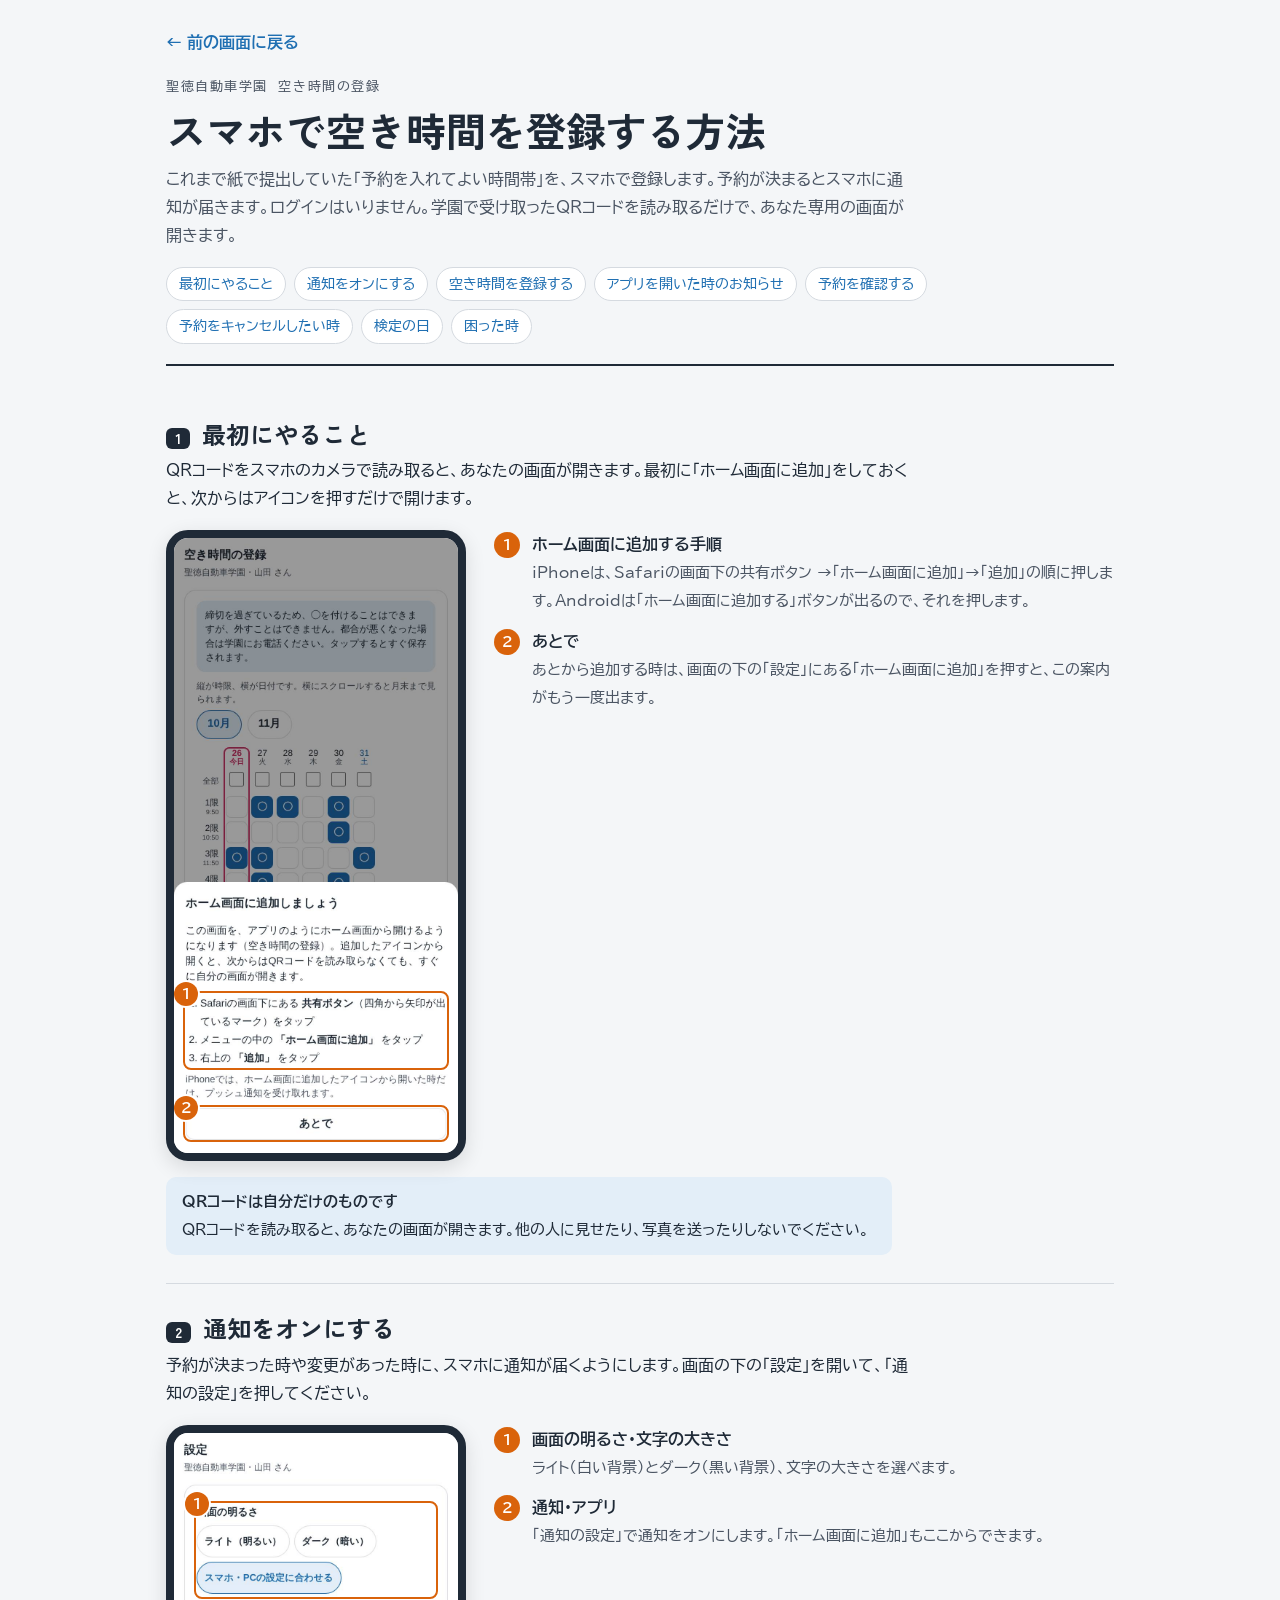
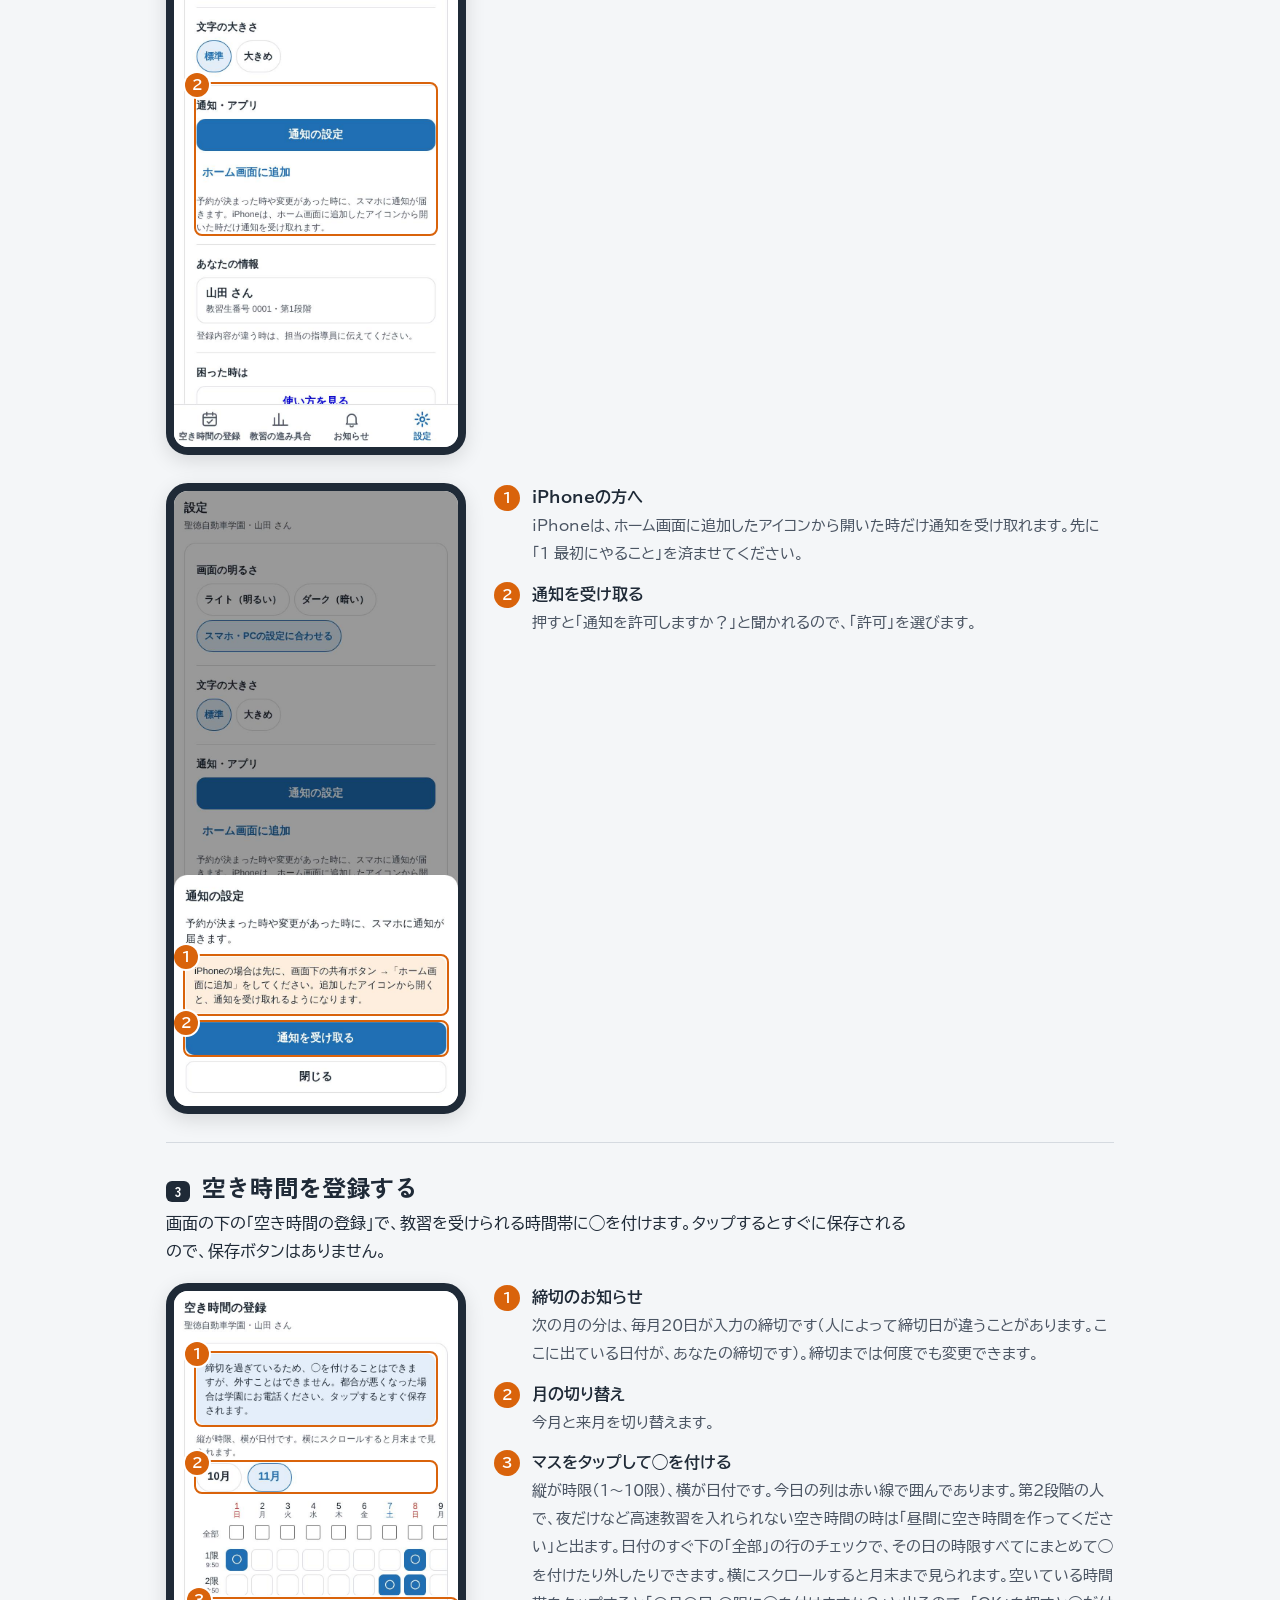
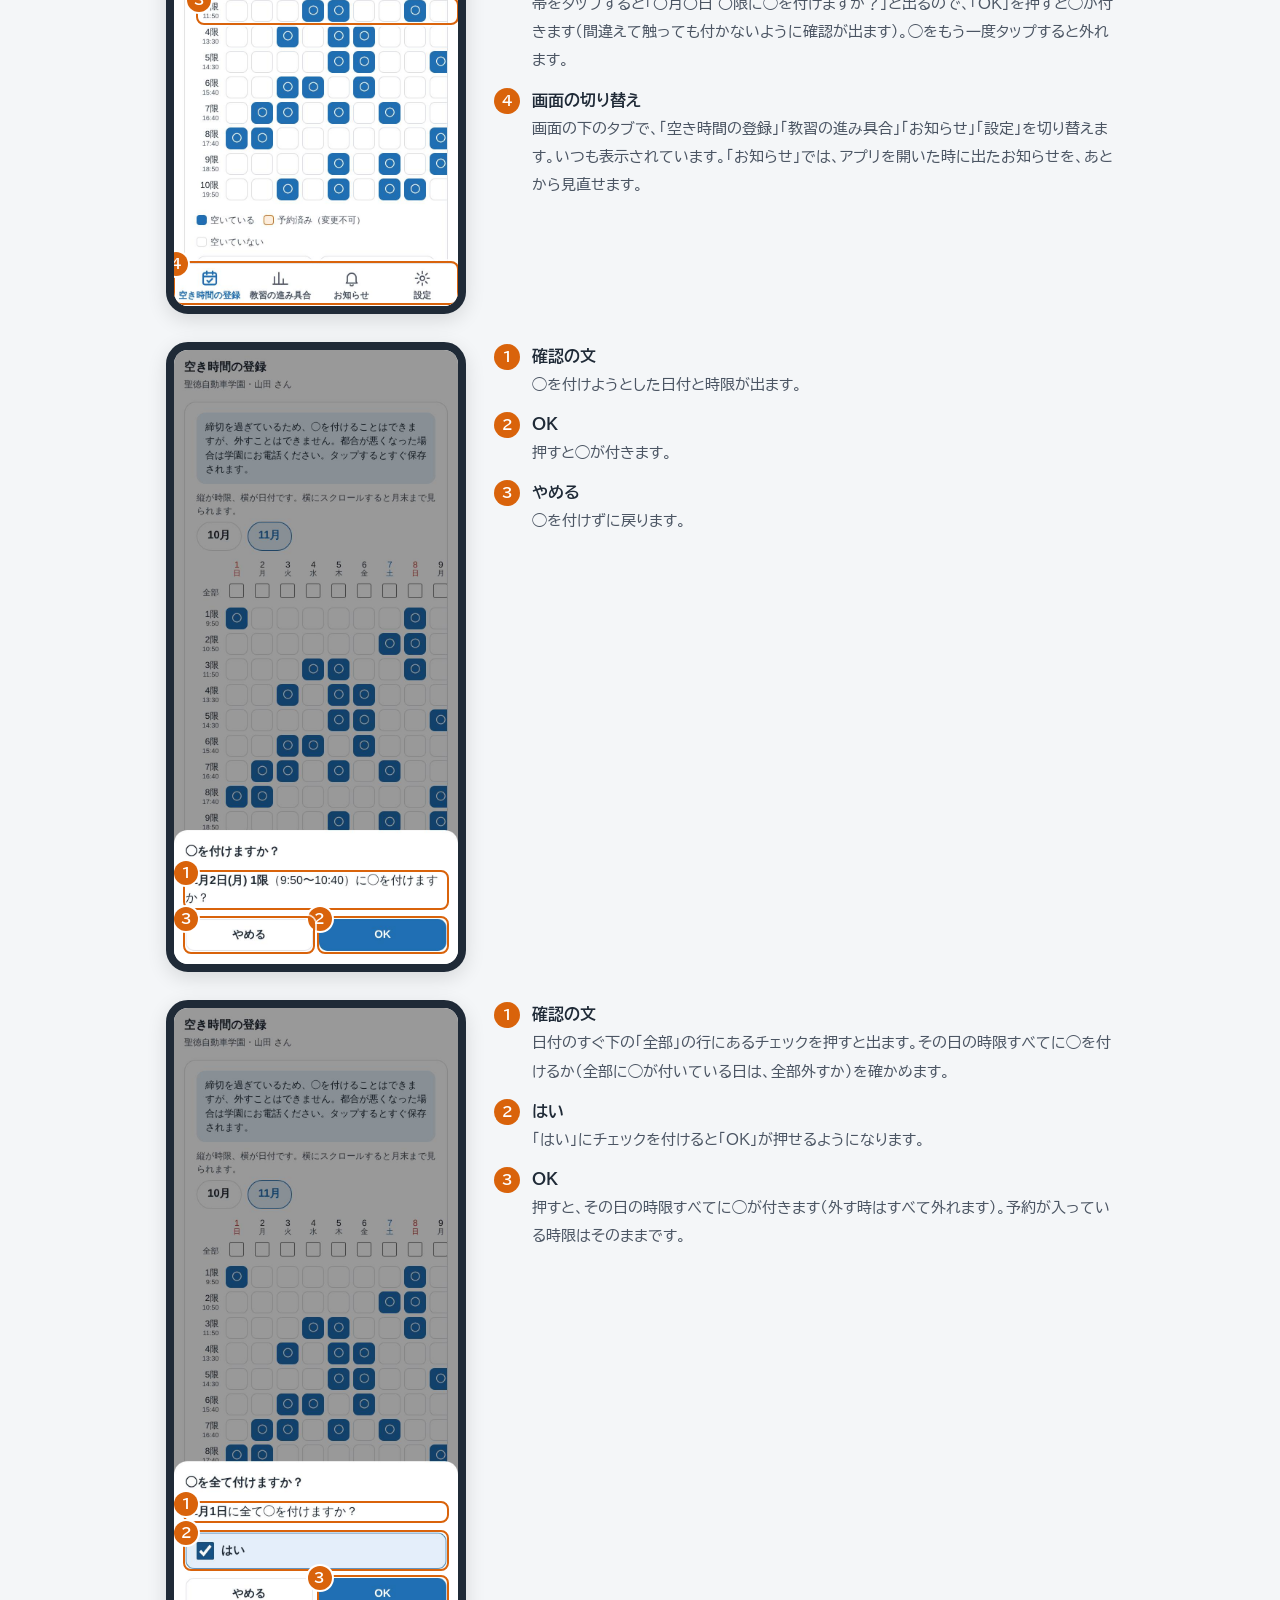
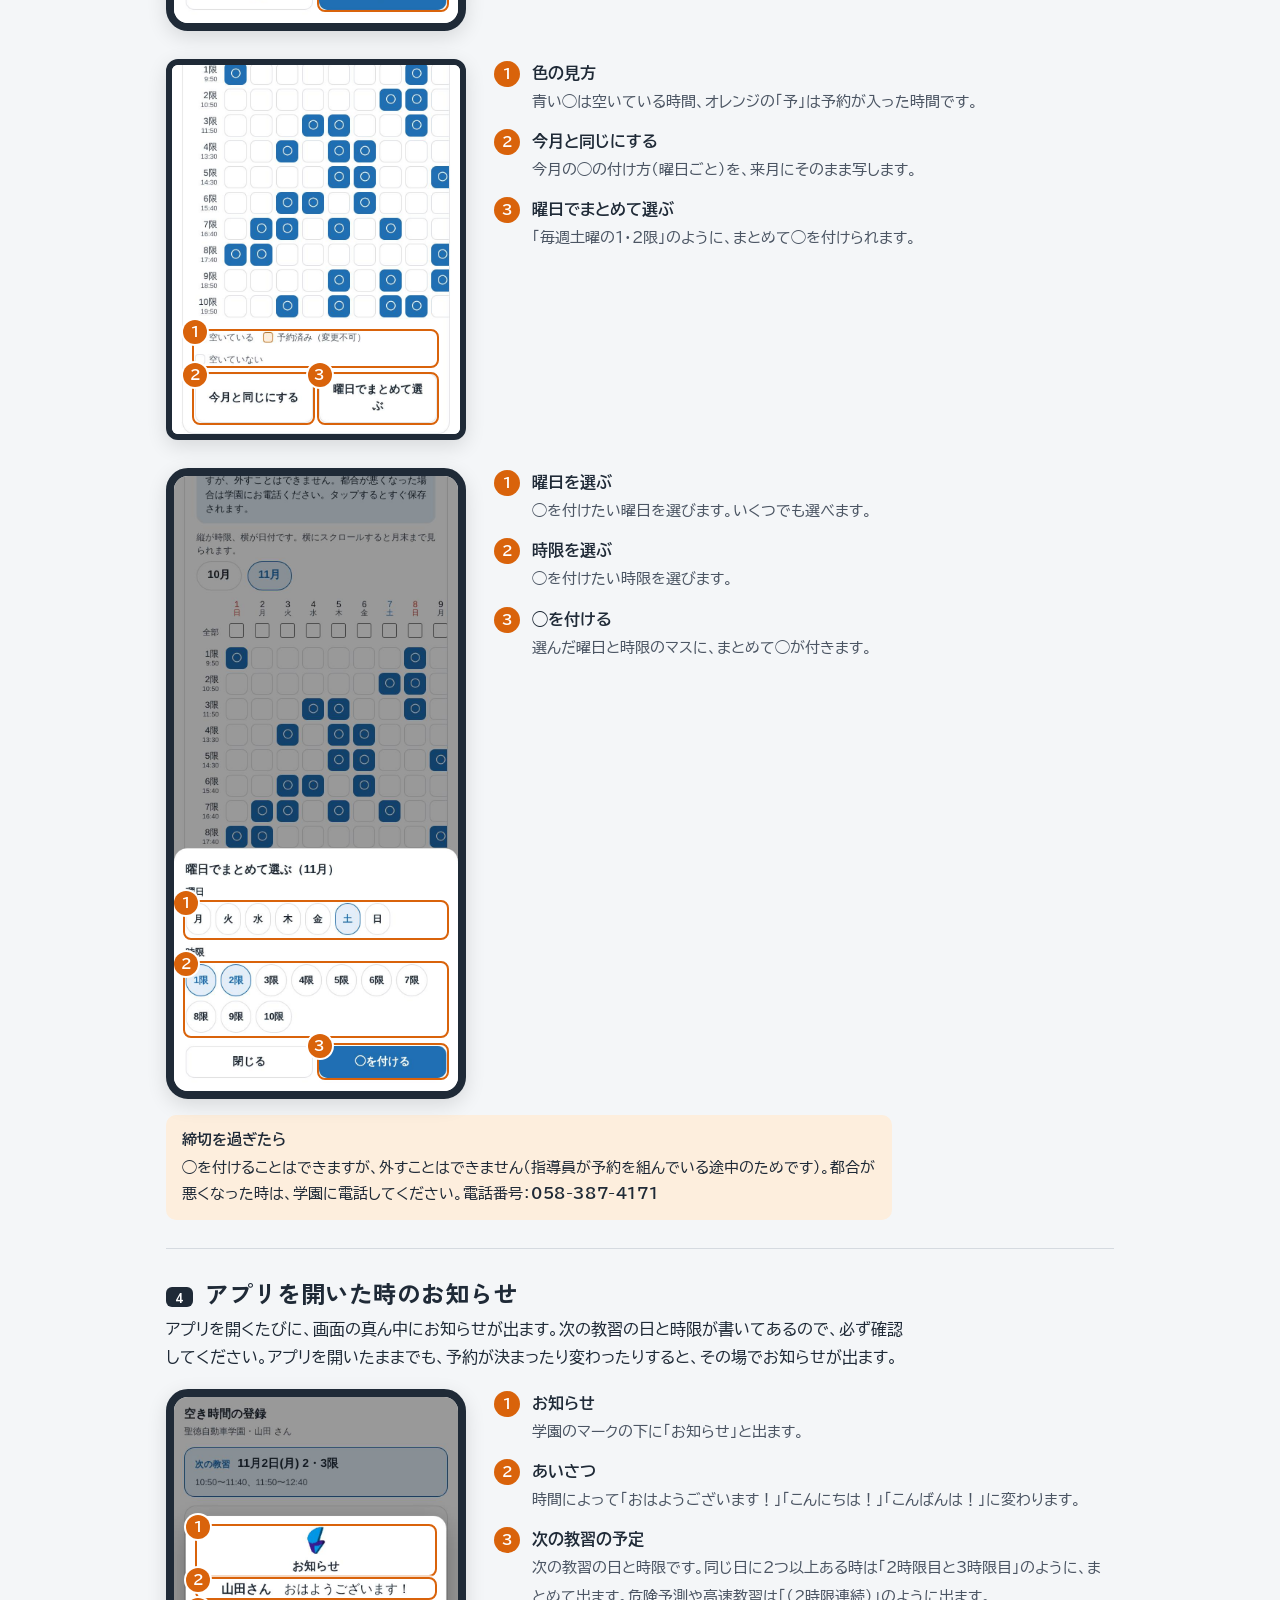
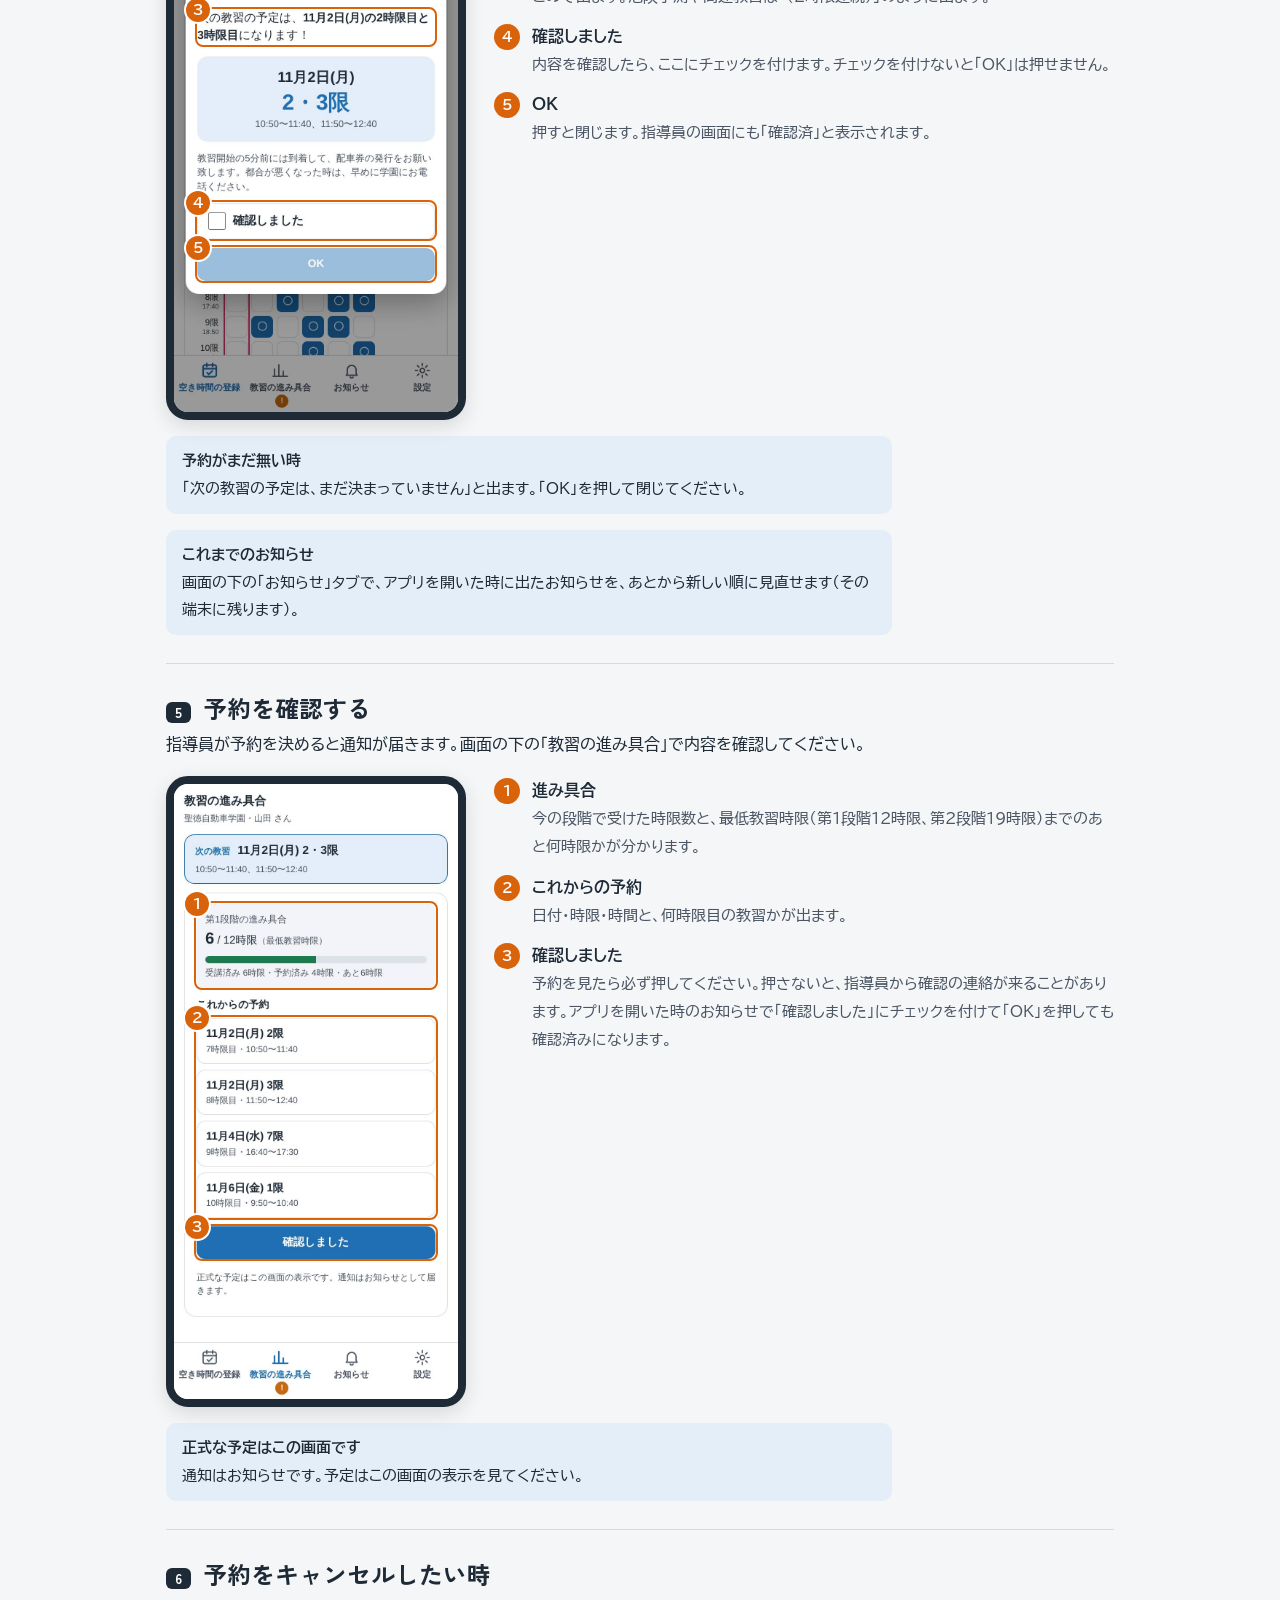
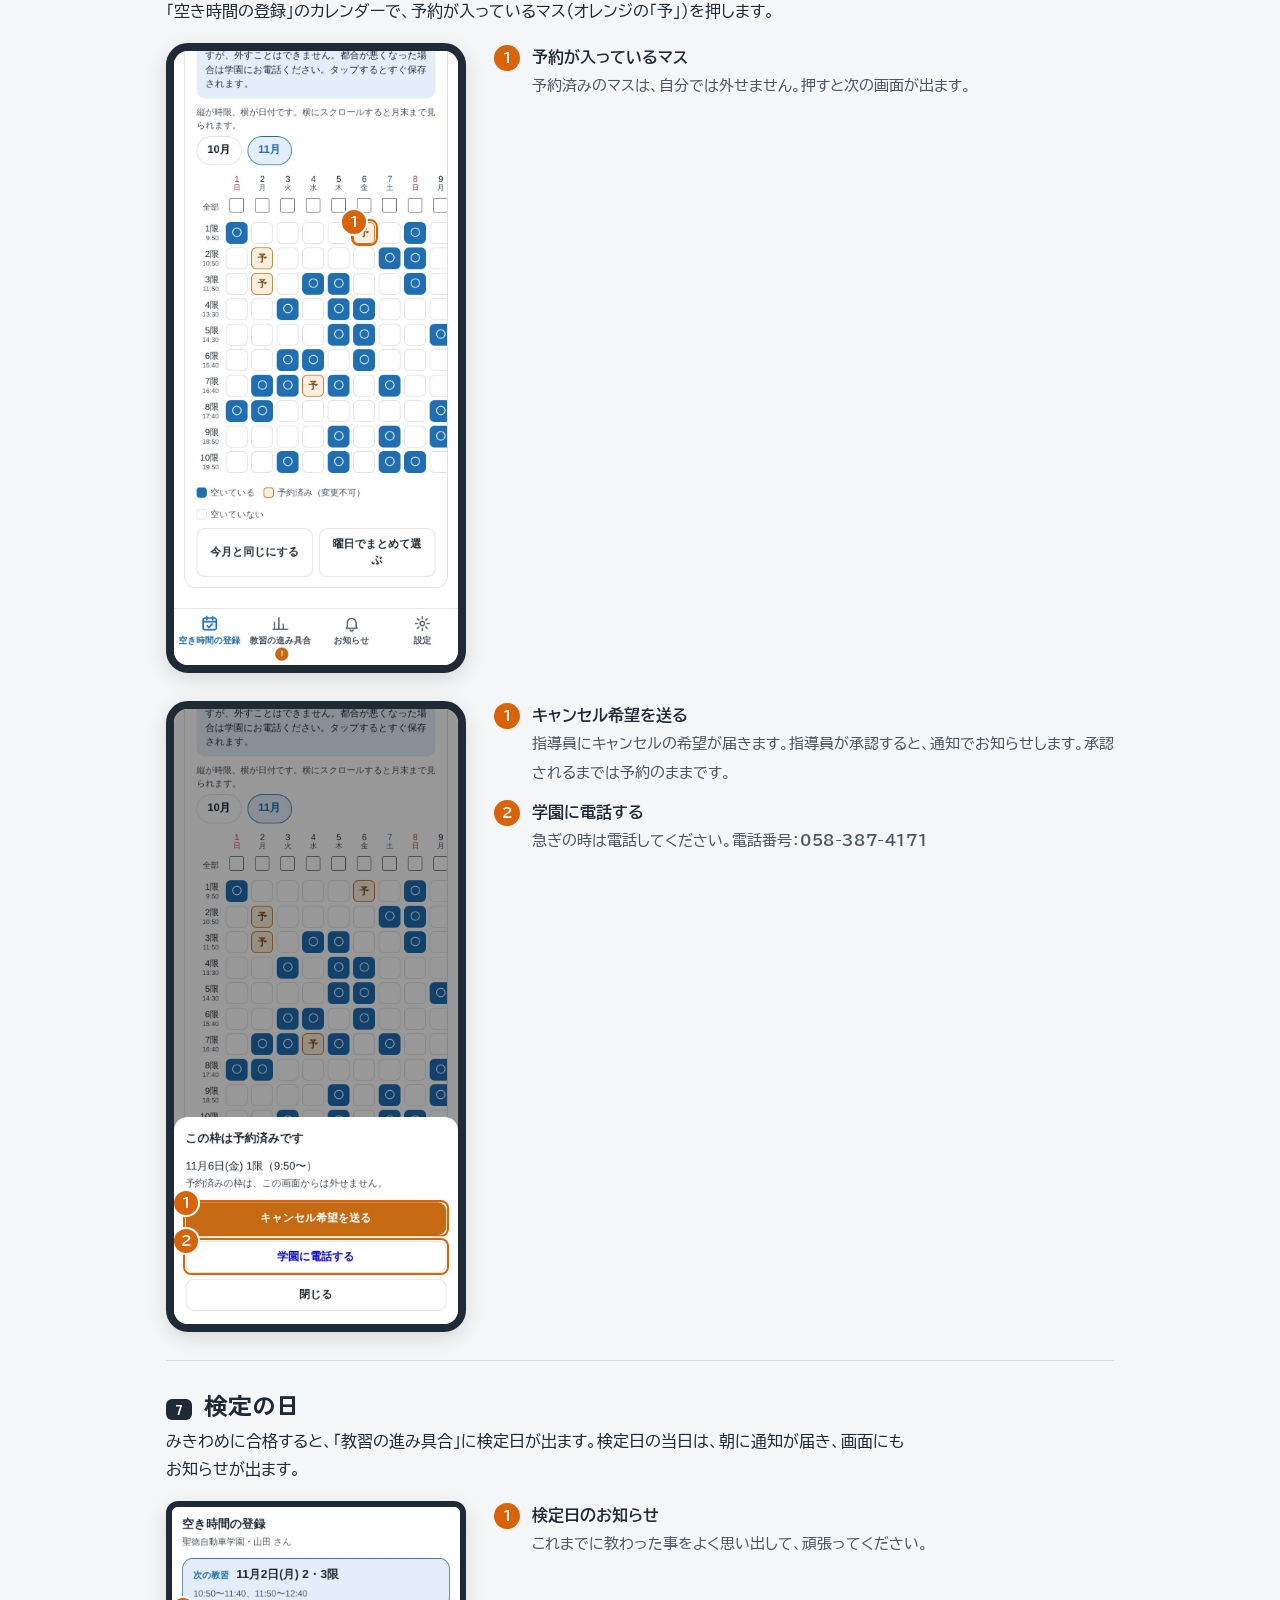
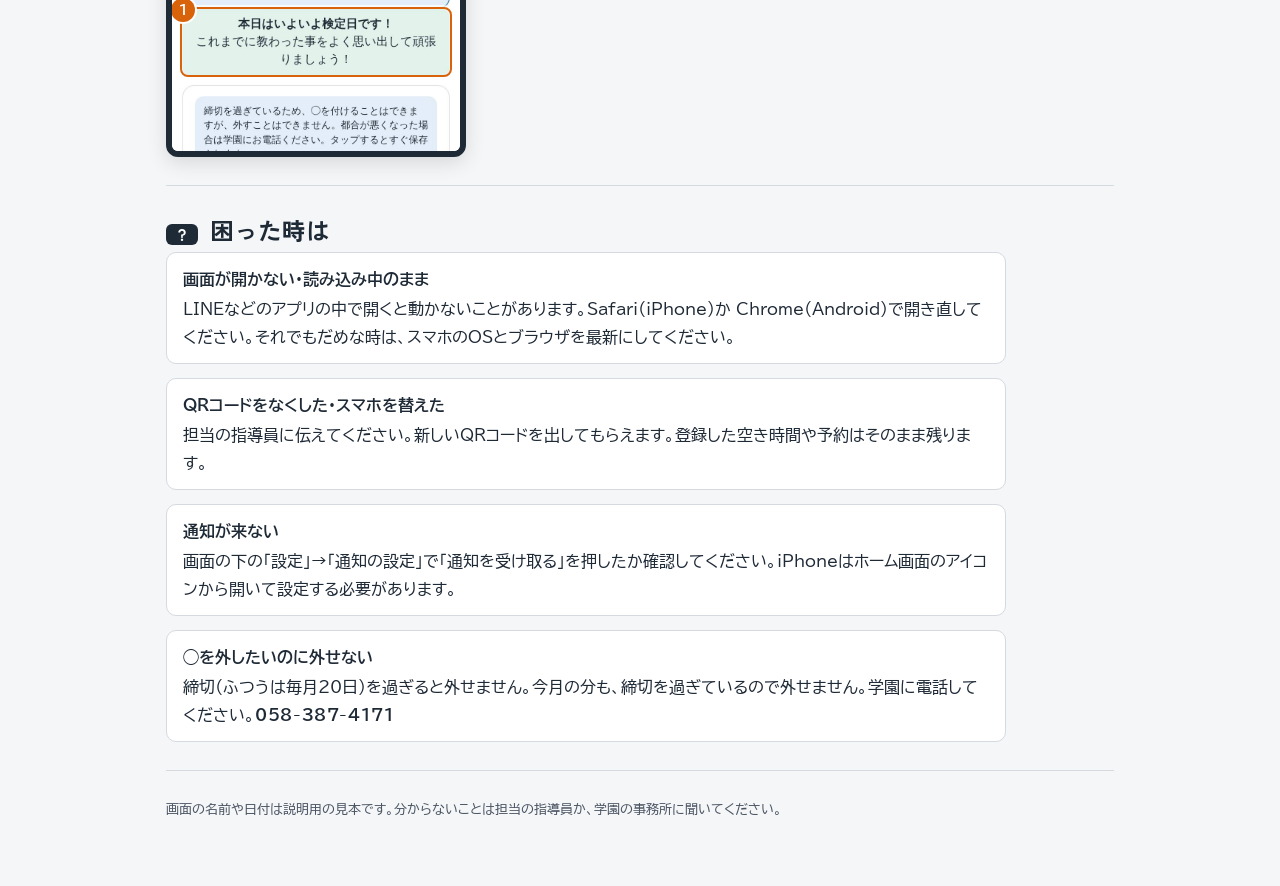
<file: guide-student.html>
<!doctype html><html lang="ja"><head><meta charset="utf-8"><meta name="viewport" content="width=device-width, initial-scale=1, viewport-fit=cover"><link rel="icon" href="icons/icon-192.png"><title>教習生の使い方ガイド</title>
<link rel="preconnect" href="https://fonts.googleapis.com"><link rel="preconnect" href="https://fonts.gstatic.com" crossorigin>
<link href="https://fonts.googleapis.com/css2?family=BIZ+UDPGothic:wght@400;700&family=Zen+Kaku+Gothic+New:wght@700&display=swap" rel="stylesheet">
<style>
:root{
  /* 学園の画面と同じ色：青（操作）・橙（注釈） */
  --bg:#F4F6F8; --paper:#FFFFFF; --ink:#1F2A37; --muted:#4B5563; --line:#D5DAE0;
  --blue:#1F6FB2; --blue-soft:#E3EEF8; --mark:#D9630B; --mark-soft:#FDEEDD; --frame:#1F2A37;
  --f-body:"BIZ UDPGothic","Hiragino Kaku Gothic ProN","Yu Gothic",Meiryo,sans-serif;
  --f-head:"Zen Kaku Gothic New","BIZ UDPGothic","Hiragino Kaku Gothic ProN",sans-serif;
}
@media (prefers-color-scheme: dark){:root:not([data-theme="light"]){--bg:#12171D;--paper:#1B222B;--ink:#E8ECF1;--muted:#A7B0BB;--line:#334050;--blue:#6AAEE6;--blue-soft:#1E3346;--mark:#F08A3C;--mark-soft:#3A2717;--frame:#0B0F14;color-scheme:dark}}
:root[data-theme="dark"]{--bg:#12171D;--paper:#1B222B;--ink:#E8ECF1;--muted:#A7B0BB;--line:#334050;--blue:#6AAEE6;--blue-soft:#1E3346;--mark:#F08A3C;--mark-soft:#3A2717;--frame:#0B0F14;color-scheme:dark}
*{box-sizing:border-box}
body{background:var(--bg);color:var(--ink);font-family:var(--f-body);font-size:16px;line-height:1.75;margin:0}
.wrap{max-width:980px;margin:0 auto;padding-inline:16px;padding-block:28px 64px}
header.cover{padding-block:8px 20px;border-bottom:2px solid var(--ink);margin-bottom:24px}
.eyebrow{font-size:13px;letter-spacing:.12em;color:var(--muted)}
h1{font-family:var(--f-head);font-size:clamp(28px,5vw,40px);line-height:1.25;margin:6px 0 10px;text-wrap:balance}
.lead{max-width:62ch;margin:0;color:var(--muted)}
nav.toc{display:flex;flex-wrap:wrap;gap:8px;margin:18px 0 0}
nav.toc a{font-size:14px;color:var(--blue);text-decoration:none;border:1px solid var(--line);background:var(--paper);border-radius:999px;padding:4px 12px}
nav.toc a:hover,nav.toc a:focus-visible{border-color:var(--blue);outline:none}
section.step{padding-block:28px;border-bottom:1px solid var(--line)}
section.step h2{font-family:var(--f-head);font-size:24px;line-height:1.35;margin:0 0 6px;text-wrap:balance;display:flex;gap:12px;align-items:baseline}
section.step h2 .no{font-size:14px;color:var(--paper);background:var(--ink);border-radius:6px;padding:1px 9px;flex:none;font-variant-numeric:tabular-nums}
section.step>p{max-width:62ch;margin:0 0 16px}
.fig{display:grid;grid-template-columns:minmax(0,300px) minmax(0,1fr);gap:28px;align-items:start;margin-top:18px}
.fig+.fig{margin-top:28px}
@media (max-width:700px){.fig{grid-template-columns:minmax(0,1fr)}.phone{max-width:320px;margin:0 auto}}
.phone{position:relative;border:8px solid var(--frame);border-radius:22px;overflow:hidden;background:#fff;box-shadow:0 6px 20px rgba(0,0,0,.12)}
.phone.part{border-radius:12px;border-width:6px}
.phone img{display:block;width:100%;height:auto}
.mk{position:absolute;border:2.5px solid var(--mark);border-radius:8px;box-shadow:0 0 0 2px rgba(255,255,255,.75)}
.mk b{position:absolute;left:-11px;top:-11px;width:24px;height:24px;border-radius:50%;background:var(--mark);color:#fff;font:700 14px/24px var(--f-body);text-align:center;box-shadow:0 0 0 2px #fff}
ol.notes{list-style:none;margin:0;padding:0;display:grid;gap:12px;min-width:0}
ol.notes li{display:grid;grid-template-columns:28px minmax(0,1fr);gap:10px;align-items:start}
ol.notes li>b{width:26px;height:26px;border-radius:50%;background:var(--mark);color:#fff;font:700 14px/26px var(--f-body);text-align:center;margin-top:2px}
ol.notes li strong{display:block}
ol.notes li span{color:var(--muted);font-size:15px}
.tip{background:var(--blue-soft);border-radius:10px;padding:12px 16px;margin-top:16px;max-width:66ch;font-size:15px}
.tip.warn{background:var(--mark-soft)}
.tip b{display:block;margin-bottom:2px}
.faq{display:grid;gap:14px;max-width:70ch}
.faq div{background:var(--paper);border:1px solid var(--line);border-radius:10px;padding:12px 16px}
.faq strong{display:block;margin-bottom:2px}
.tel{font-variant-numeric:tabular-nums;font-weight:700;letter-spacing:.04em;user-select:all}
footer{margin-top:28px;font-size:13px;color:var(--muted)}
@media print{body{background:#fff}.phone{box-shadow:none}section.step{break-inside:avoid-page}nav.toc{display:none}}
</style>
<div class="wrap"><p style="margin:0 0 12px"><a href="javascript:history.back()" style="color:var(--blue);font-weight:700;text-decoration:none">← 前の画面に戻る</a></p><header class="cover"><div class="eyebrow">聖徳自動車学園　空き時間の登録</div><h1>スマホで空き時間を登録する方法</h1><p class="lead">これまで紙で提出していた「予約を入れてよい時間帯」を、スマホで登録します。予約が決まるとスマホに通知が届きます。ログインはいりません。学園で受け取ったQRコードを読み取るだけで、あなた専用の画面が開きます。</p><nav class="toc" aria-label="目次"><a href="#s1">最初にやること</a><a href="#s2">通知をオンにする</a><a href="#s3">空き時間を登録する</a><a href="#s4">アプリを開いた時のお知らせ</a><a href="#s5">予約を確認する</a><a href="#s6">予約をキャンセルしたい時</a><a href="#s7">検定の日</a><a href="#faq">困った時</a></nav></header>
<section class="step" id="s1"><h2><span class="no">1</span>最初にやること</h2><p>QRコードをスマホのカメラで読み取ると、あなたの画面が開きます。最初に「ホーム画面に追加」をしておくと、次からはアイコンを押すだけで開けます。</p><div class="fig"><div class="phone"><img src="guide/s_install.jpg" alt="画面の例（ホーム画面に追加する手順、あとで）"><div class="mk" style="left:3.3%;top:73.74%;width:93.4%;height:12.74%"><b>1</b></div><div class="mk" style="left:3.3%;top:92.19%;width:93.4%;height:6.07%"><b>2</b></div></div><ol class="notes"><li><b>1</b><div><strong>ホーム画面に追加する手順</strong><span>iPhoneは、Safariの画面下の共有ボタン →「ホーム画面に追加」→「追加」の順に押します。Androidは「ホーム画面に追加する」ボタンが出るので、それを押します。</span></div></li><li><b>2</b><div><strong>あとで</strong><span>あとから追加する時は、画面の下の「設定」にある「ホーム画面に追加」を押すと、この案内がもう一度出ます。</span></div></li></ol></div><div class="tip"><b>QRコードは自分だけのものです</b>QRコードを読み取ると、あなたの画面が開きます。他の人に見せたり、写真を送ったりしないでください。</div></section><section class="step" id="s2"><h2><span class="no">2</span>通知をオンにする</h2><p>予約が決まった時や変更があった時に、スマホに通知が届くようにします。画面の下の「設定」を開いて、「通知の設定」を押してください。</p><div class="fig"><div class="phone"><img src="guide/s_set.jpg" alt="画面の例（画面の明るさ・文字の大きさ、通知・アプリ）"><div class="mk" style="left:7.1%;top:11.15%;width:85.7%;height:15.85%"><b>1</b></div><div class="mk" style="left:7.1%;top:40.65%;width:85.7%;height:25.03%"><b>2</b></div></div><ol class="notes"><li><b>1</b><div><strong>画面の明るさ・文字の大きさ</strong><span>ライト（白い背景）とダーク（黒い背景）、文字の大きさを選べます。</span></div></li><li><b>2</b><div><strong>通知・アプリ</strong><span>「通知の設定」で通知をオンにします。「ホーム画面に追加」もここからできます。</span></div></li></ol></div><div class="fig"><div class="phone"><img src="guide/s_push.jpg" alt="画面の例（iPhoneの方へ、通知を受け取る）"><div class="mk" style="left:3.3%;top:75.25%;width:93.4%;height:10.10%"><b>1</b></div><div class="mk" style="left:3.3%;top:85.97%;width:93.4%;height:6.07%"><b>2</b></div></div><ol class="notes"><li><b>1</b><div><strong>iPhoneの方へ</strong><span>iPhoneは、ホーム画面に追加したアイコンから開いた時だけ通知を受け取れます。先に「1 最初にやること」を済ませてください。</span></div></li><li><b>2</b><div><strong>通知を受け取る</strong><span>押すと「通知を許可しますか？」と聞かれるので、「許可」を選びます。</span></div></li></ol></div></section><section class="step" id="s3"><h2><span class="no">3</span>空き時間を登録する</h2><p>画面の下の「空き時間の登録」で、教習を受けられる時間帯に◯を付けます。タップするとすぐに保存されるので、保存ボタンはありません。</p><div class="fig"><div class="phone"><img src="guide/s_cal.jpg" alt="画面の例（締切のお知らせ、月の切り替え、マスをタップして◯を付ける、画面の切り替え）"><div class="mk" style="left:7.1%;top:9.73%;width:85.7%;height:12.41%"><b>1</b></div><div class="mk" style="left:7.1%;top:27.50%;width:85.7%;height:5.54%"><b>2</b></div><div class="mk" style="left:7.9%;top:49.69%;width:92.4%;height:4.59%"><b>3</b></div><div class="mk" style="left:-0.3%;top:92.73%;width:100.6%;height:7.17%"><b>4</b></div></div><ol class="notes"><li><b>1</b><div><strong>締切のお知らせ</strong><span>次の月の分は、毎月20日が入力の締切です（人によって締切日が違うことがあります。ここに出ている日付が、あなたの締切です）。締切までは何度でも変更できます。</span></div></li><li><b>2</b><div><strong>月の切り替え</strong><span>今月と来月を切り替えます。</span></div></li><li><b>3</b><div><strong>マスをタップして◯を付ける</strong><span>縦が時限（1〜10限）、横が日付です。今日の列は赤い線で囲んであります。第2段階の人で、夜だけなど高速教習を入れられない空き時間の時は「昼間に空き時間を作ってください」と出ます。日付のすぐ下の「全部」の行のチェックで、その日の時限すべてにまとめて◯を付けたり外したりできます。横にスクロールすると月末まで見られます。空いている時間帯をタップすると「○月○日 ○限に◯を付けますか？」と出るので、「OK」を押すと◯が付きます（間違えて触っても付かないように確認が出ます）。◯をもう一度タップすると外れます。</span></div></li><li><b>4</b><div><strong>画面の切り替え</strong><span>画面の下のタブで、「空き時間の登録」「教習の進み具合」「お知らせ」「設定」を切り替えます。いつも表示されています。「お知らせ」では、アプリを開いた時に出たお知らせを、あとから見直せます。</span></div></li></ol></div><div class="fig"><div class="phone"><img src="guide/s_add.jpg" alt="画面の例（確認の文、OK、やめる）"><div class="mk" style="left:3.3%;top:84.61%;width:93.4%;height:6.49%"><b>1</b></div><div class="mk" style="left:50.2%;top:92.19%;width:46.5%;height:6.07%"><b>2</b></div><div class="mk" style="left:3.3%;top:92.19%;width:46.5%;height:6.07%"><b>3</b></div></div><ol class="notes"><li><b>1</b><div><strong>確認の文</strong><span>◯を付けようとした日付と時限が出ます。</span></div></li><li><b>2</b><div><strong>OK</strong><span>押すと◯が付きます。</span></div></li><li><b>3</b><div><strong>やめる</strong><span>◯を付けずに戻ります。</span></div></li></ol></div><div class="fig"><div class="phone"><img src="guide/s_dayall.jpg" alt="画面の例（確認の文、はい、OK）"><div class="mk" style="left:3.3%;top:80.11%;width:93.4%;height:3.64%"><b>1</b></div><div class="mk" style="left:3.3%;top:84.85%;width:93.4%;height:6.72%"><b>2</b></div><div class="mk" style="left:50.2%;top:92.19%;width:46.5%;height:6.07%"><b>3</b></div></div><ol class="notes"><li><b>1</b><div><strong>確認の文</strong><span>日付のすぐ下の「全部」の行にあるチェックを押すと出ます。その日の時限すべてに◯を付けるか（全部に◯が付いている日は、全部外すか）を確かめます。</span></div></li><li><b>2</b><div><strong>はい</strong><span>「はい」にチェックを付けると「OK」が押せるようになります。</span></div></li><li><b>3</b><div><strong>OK</strong><span>押すと、その日の時限すべてに◯が付きます（外す時はすべて外れます）。予約が入っている時限はそのままです。</span></div></li></ol></div><div class="fig"><div class="phone part"><img src="guide/s_cal2.jpg" alt="画面の例（色の見方、今月と同じにする、曜日でまとめて選ぶ）"><div class="mk" style="left:7.1%;top:71.60%;width:85.7%;height:10.40%"><b>1</b></div><div class="mk" style="left:7.1%;top:83.20%;width:42.6%;height:14.20%"><b>2</b></div><div class="mk" style="left:50.2%;top:83.20%;width:42.6%;height:14.20%"><b>3</b></div></div><ol class="notes"><li><b>1</b><div><strong>色の見方</strong><span>青い◯は空いている時間、オレンジの「予」は予約が入った時間です。</span></div></li><li><b>2</b><div><strong>今月と同じにする</strong><span>今月の◯の付け方（曜日ごと）を、来月にそのまま写します。</span></div></li><li><b>3</b><div><strong>曜日でまとめて選ぶ</strong><span>「毎週土曜の1・2限」のように、まとめて◯を付けられます。</span></div></li></ol></div><div class="fig"><div class="phone"><img src="guide/s_bulk.jpg" alt="画面の例（曜日を選ぶ、時限を選ぶ、◯を付ける）"><div class="mk" style="left:3.3%;top:69.03%;width:93.4%;height:6.49%"><b>1</b></div><div class="mk" style="left:3.3%;top:78.92%;width:93.4%;height:12.41%"><b>2</b></div><div class="mk" style="left:50.2%;top:92.19%;width:46.5%;height:6.07%"><b>3</b></div></div><ol class="notes"><li><b>1</b><div><strong>曜日を選ぶ</strong><span>◯を付けたい曜日を選びます。いくつでも選べます。</span></div></li><li><b>2</b><div><strong>時限を選ぶ</strong><span>◯を付けたい時限を選びます。</span></div></li><li><b>3</b><div><strong>◯を付ける</strong><span>選んだ曜日と時限のマスに、まとめて◯が付きます。</span></div></li></ol></div><div class="tip warn"><b>締切を過ぎたら</b>◯を付けることはできますが、外すことはできません（指導員が予約を組んでいる途中のためです）。都合が悪くなった時は、学園に電話してください。電話番号：<span class="tel">058-387-4171</span></div></section><section class="step" id="s4"><h2><span class="no">4</span>アプリを開いた時のお知らせ</h2><p>アプリを開くたびに、画面の真ん中にお知らせが出ます。次の教習の日と時限が書いてあるので、必ず確認してください。アプリを開いたままでも、予約が決まったり変わったりすると、その場でお知らせが出ます。</p><div class="fig"><div class="phone"><img src="guide/s_notice.jpg" alt="画面の例（お知らせ、あいさつ、次の教習の予定、確認しました、OK）"><div class="mk" style="left:7.4%;top:20.75%;width:85.2%;height:8.62%"><b>1</b></div><div class="mk" style="left:7.4%;top:29.28%;width:85.2%;height:3.82%"><b>2</b></div><div class="mk" style="left:7.4%;top:34.20%;width:85.2%;height:6.49%"><b>3</b></div><div class="mk" style="left:7.4%;top:65.60%;width:85.2%;height:6.72%"><b>4</b></div><div class="mk" style="left:7.4%;top:72.94%;width:85.2%;height:6.07%"><b>5</b></div></div><ol class="notes"><li><b>1</b><div><strong>お知らせ</strong><span>学園のマークの下に「お知らせ」と出ます。</span></div></li><li><b>2</b><div><strong>あいさつ</strong><span>時間によって「おはようございます！」「こんにちは！」「こんばんは！」に変わります。</span></div></li><li><b>3</b><div><strong>次の教習の予定</strong><span>次の教習の日と時限です。同じ日に2つ以上ある時は「2時限目と3時限目」のように、まとめて出ます。危険予測や高速教習は「（2時限連続）」のように出ます。</span></div></li><li><b>4</b><div><strong>確認しました</strong><span>内容を確認したら、ここにチェックを付けます。チェックを付けないと「OK」は押せません。</span></div></li><li><b>5</b><div><strong>OK</strong><span>押すと閉じます。指導員の画面にも「確認済」と表示されます。</span></div></li></ol></div><div class="tip"><b>予約がまだ無い時</b>「次の教習の予定は、まだ決まっていません」と出ます。「OK」を押して閉じてください。</div><div class="tip"><b>これまでのお知らせ</b>画面の下の「お知らせ」タブで、アプリを開いた時に出たお知らせを、あとから新しい順に見直せます（その端末に残ります）。</div></section><section class="step" id="s5"><h2><span class="no">5</span>予約を確認する</h2><p>指導員が予約を決めると通知が届きます。画面の下の「教習の進み具合」で内容を確認してください。</p><div class="fig"><div class="phone"><img src="guide/s_book.jpg" alt="画面の例（進み具合、これからの予約、確認しました）"><div class="mk" style="left:7.1%;top:18.97%;width:85.7%;height:14.60%"><b>1</b></div><div class="mk" style="left:7.1%;top:37.63%;width:85.7%;height:33.26%"><b>2</b></div><div class="mk" style="left:7.1%;top:71.52%;width:85.7%;height:6.07%"><b>3</b></div></div><ol class="notes"><li><b>1</b><div><strong>進み具合</strong><span>今の段階で受けた時限数と、最低教習時限（第1段階12時限、第2段階19時限）までのあと何時限かが分かります。</span></div></li><li><b>2</b><div><strong>これからの予約</strong><span>日付・時限・時間と、何時限目の教習かが出ます。</span></div></li><li><b>3</b><div><strong>確認しました</strong><span>予約を見たら必ず押してください。押さないと、指導員から確認の連絡が来ることがあります。アプリを開いた時のお知らせで「確認しました」にチェックを付けて「OK」を押しても確認済みになります。</span></div></li></ol></div><div class="tip"><b>正式な予定はこの画面です</b>通知はお知らせです。予定はこの画面の表示を見てください。</div></section><section class="step" id="s6"><h2><span class="no">6</span>予約をキャンセルしたい時</h2><p>「空き時間の登録」のカレンダーで、予約が入っているマス（オレンジの「予」）を押します。</p><div class="fig"><div class="phone"><img src="guide/s_locked.jpg" alt="画面の例（予約が入っているマス）"><div class="mk" style="left:62.4%;top:27.42%;width:9.3%;height:4.35%"><b>1</b></div></div><ol class="notes"><li><b>1</b><div><strong>予約が入っているマス</strong><span>予約済みのマスは、自分では外せません。押すと次の画面が出ます。</span></div></li></ol></div><div class="fig"><div class="phone"><img src="guide/s_cancel.jpg" alt="画面の例（キャンセル希望を送る、学園に電話する）"><div class="mk" style="left:3.3%;top:79.81%;width:93.4%;height:6.07%"><b>1</b></div><div class="mk" style="left:3.3%;top:86.03%;width:93.4%;height:6.01%"><b>2</b></div></div><ol class="notes"><li><b>1</b><div><strong>キャンセル希望を送る</strong><span>指導員にキャンセルの希望が届きます。指導員が承認すると、通知でお知らせします。承認されるまでは予約のままです。</span></div></li><li><b>2</b><div><strong>学園に電話する</strong><span>急ぎの時は電話してください。電話番号：<span class="tel">058-387-4171</span></span></div></li></ol></div></section><section class="step" id="s7"><h2><span class="no">7</span>検定の日</h2><p>みきわめに合格すると、「教習の進み具合」に検定日が出ます。検定日の当日は、朝に通知が届き、画面にもお知らせが出ます。</p><div class="fig"><div class="phone part"><img src="guide/s_kentei.jpg" alt="画面の例（検定日のお知らせ）"><div class="mk" style="left:2.8%;top:40.96%;width:94.4%;height:28.68%"><b>1</b></div></div><ol class="notes"><li><b>1</b><div><strong>検定日のお知らせ</strong><span>これまでに教わった事をよく思い出して、頑張ってください。</span></div></li></ol></div></section><section class="step" id="faq"><h2><span class="no">？</span>困った時は</h2><div class="faq"><div><strong>画面が開かない・読み込み中のまま</strong><span>LINEなどのアプリの中で開くと動かないことがあります。Safari（iPhone）か Chrome（Android）で開き直してください。それでもだめな時は、スマホのOSとブラウザを最新にしてください。</span></div><div><strong>QRコードをなくした・スマホを替えた</strong><span>担当の指導員に伝えてください。新しいQRコードを出してもらえます。登録した空き時間や予約はそのまま残ります。</span></div><div><strong>通知が来ない</strong><span>画面の下の「設定」→「通知の設定」で「通知を受け取る」を押したか確認してください。iPhoneはホーム画面のアイコンから開いて設定する必要があります。</span></div><div><strong>◯を外したいのに外せない</strong><span>締切（ふつうは毎月20日）を過ぎると外せません。今月の分も、締切を過ぎているので外せません。学園に電話してください。<span class="tel">058-387-4171</span></span></div></div></section>
<footer>画面の名前や日付は説明用の見本です。分からないことは担当の指導員か、学園の事務所に聞いてください。</footer></div>
</file>
